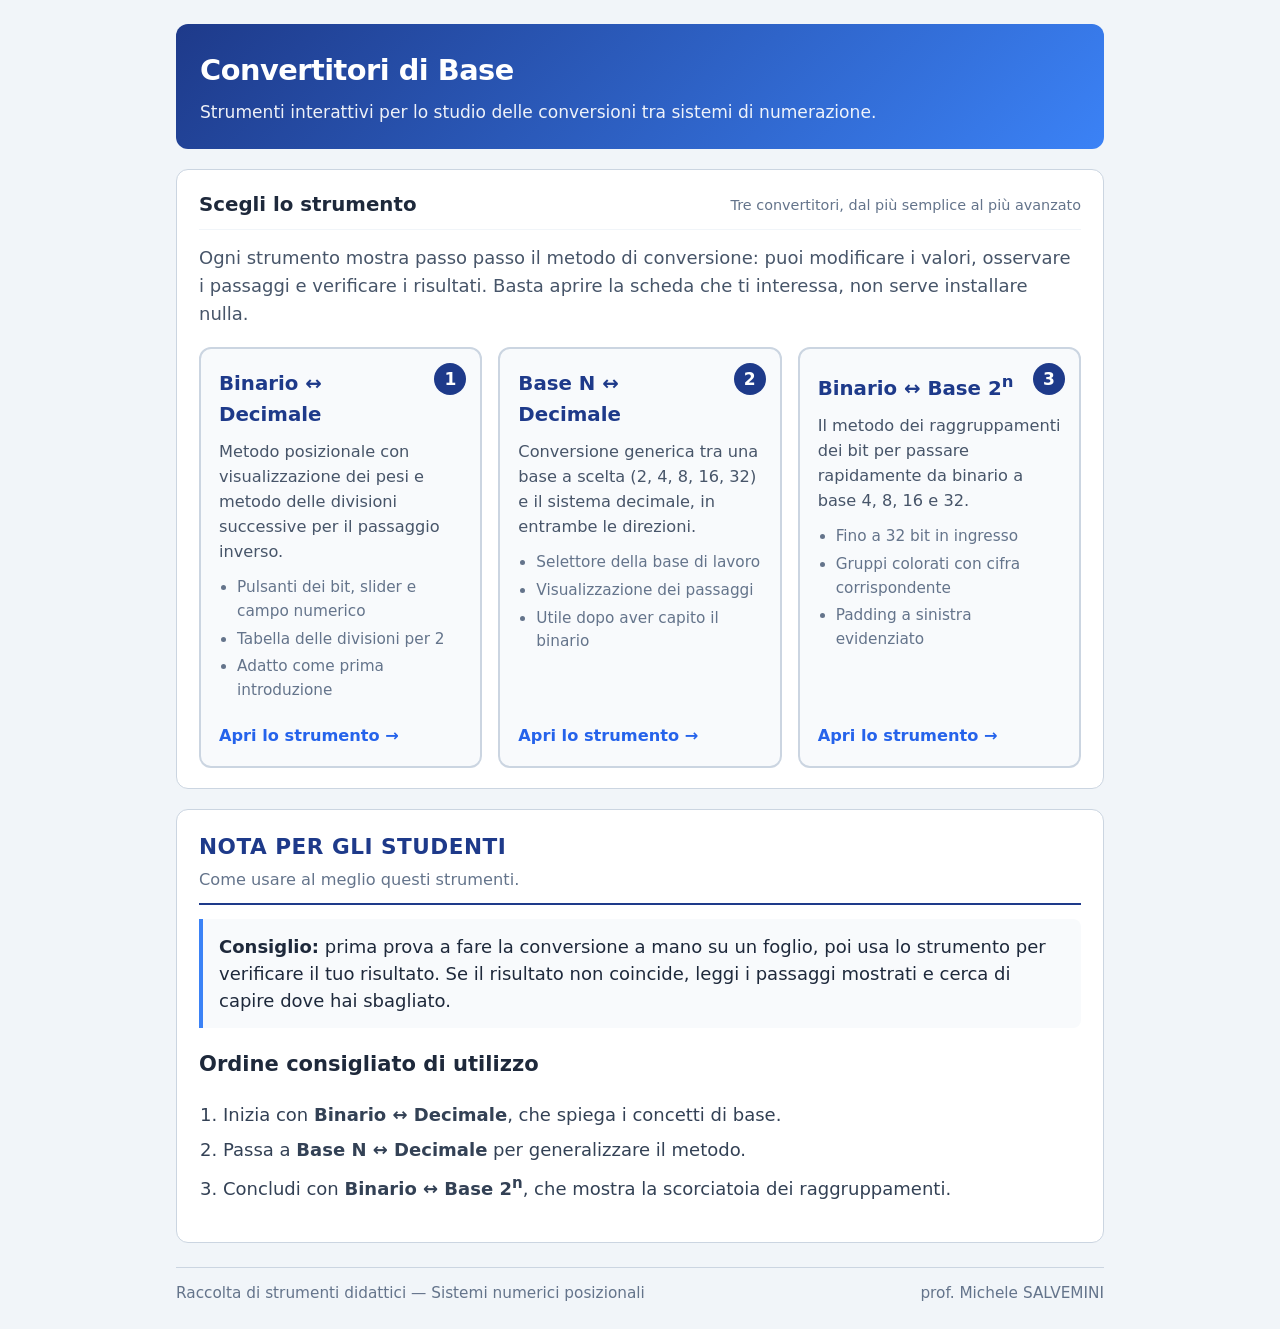
<file: index.html>
<!DOCTYPE html>
<!--
    Autore:      prof. Michele SALVEMINI
    File:        index.html - pagina di navigazione dei convertitori
    Obiettivo:   Accesso ai tre strumenti didattici di conversione di base
    Versione:    1.0
    Data:        01/10/2026
-->
<html lang="it">
<head>
    <meta charset="UTF-8">
    <meta name="viewport" content="width=device-width, initial-scale=1.0">
    <meta name="description" content="Raccolta di strumenti interattivi per lo studio delle conversioni tra sistemi di numerazione: binario, decimale, base N e basi potenza di 2.">
    <meta name="author" content="prof. Michele SALVEMINI">
    <title>Convertitori di Base - Strumenti Didattici</title>
    <link rel="stylesheet" href="style.css">
</head>
<body>

    <!-- Intestazione del documento -->
    <header class="masthead">
        <div>
            <h1>Convertitori di Base</h1>
            <p>Strumenti interattivi per lo studio delle conversioni tra sistemi di numerazione.</p>
        </div>
    </header>

    <main>

        <!-- Introduzione -->
        <section class="widget-card">
            <h2 class="widget-title">
                <span>Scegli lo strumento</span>
                <span class="widget-suggerimento">Tre convertitori, dal più semplice al più avanzato</span>
            </h2>

            <p class="intro-text">
                Ogni strumento mostra passo passo il metodo di conversione: puoi
                modificare i valori, osservare i passaggi e verificare i risultati.
                Basta aprire la scheda che ti interessa, non serve installare nulla.
            </p>

            <!-- Schede dei tre strumenti -->
            <div class="cards-grid">

                <a class="tool-card" href="./binario-decimale/">
                    <span class="tool-badge">1</span>
                    <h3>Binario &harr; Decimale</h3>
                    <p class="tool-desc">
                        Metodo posizionale con visualizzazione dei pesi e
                        metodo delle divisioni successive per il passaggio inverso.
                    </p>
                    <ul class="tool-dettagli">
                        <li>Pulsanti dei bit, slider e campo numerico</li>
                        <li>Tabella delle divisioni per 2</li>
                        <li>Adatto come prima introduzione</li>
                    </ul>
                    <span class="tool-azione">Apri lo strumento &rarr;</span>
                </a>

                <a class="tool-card" href="./base-n/">
                    <span class="tool-badge">2</span>
                    <h3>Base N &harr; Decimale</h3>
                    <p class="tool-desc">
                        Conversione generica tra una base a scelta (2, 4, 8, 16, 32)
                        e il sistema decimale, in entrambe le direzioni.
                    </p>
                    <ul class="tool-dettagli">
                        <li>Selettore della base di lavoro</li>
                        <li>Visualizzazione dei passaggi</li>
                        <li>Utile dopo aver capito il binario</li>
                    </ul>
                    <span class="tool-azione">Apri lo strumento &rarr;</span>
                </a>

                <a class="tool-card" href="./potenze-di-2/">
                    <span class="tool-badge">3</span>
                    <h3>Binario &harr; Base 2<sup>n</sup></h3>
                    <p class="tool-desc">
                        Il metodo dei raggruppamenti dei bit per passare
                        rapidamente da binario a base 4, 8, 16 e 32.
                    </p>
                    <ul class="tool-dettagli">
                        <li>Fino a 32 bit in ingresso</li>
                        <li>Gruppi colorati con cifra corrispondente</li>
                        <li>Padding a sinistra evidenziato</li>
                    </ul>
                    <span class="tool-azione">Apri lo strumento &rarr;</span>
                </a>

            </div>
        </section>

        <!-- Nota didattica -->
        <section class="scheda-stampa">
            <div class="scheda-intestazione">
                <h2>Nota per gli studenti</h2>
                <p>Come usare al meglio questi strumenti.</p>
            </div>

            <div class="callout-box">
                <strong>Consiglio:</strong> prima prova a fare la conversione a mano
                su un foglio, poi usa lo strumento per verificare il tuo risultato.
                Se il risultato non coincide, leggi i passaggi mostrati e cerca di
                capire dove hai sbagliato.
            </div>

            <h3>Ordine consigliato di utilizzo</h3>
            <ol class="procedura">
                <li>Inizia con <strong>Binario &harr; Decimale</strong>, che spiega i concetti di base.</li>
                <li>Passa a <strong>Base N &harr; Decimale</strong> per generalizzare il metodo.</li>
                <li>Concludi con <strong>Binario &harr; Base 2<sup>n</sup></strong>, che mostra la scorciatoia dei raggruppamenti.</li>
            </ol>
        </section>

    </main>

    <footer class="page-footer">
        <span>Raccolta di strumenti didattici &mdash; Sistemi numerici posizionali</span>
        <span>prof. Michele SALVEMINI</span>
    </footer>

</body>
</html>
</file>
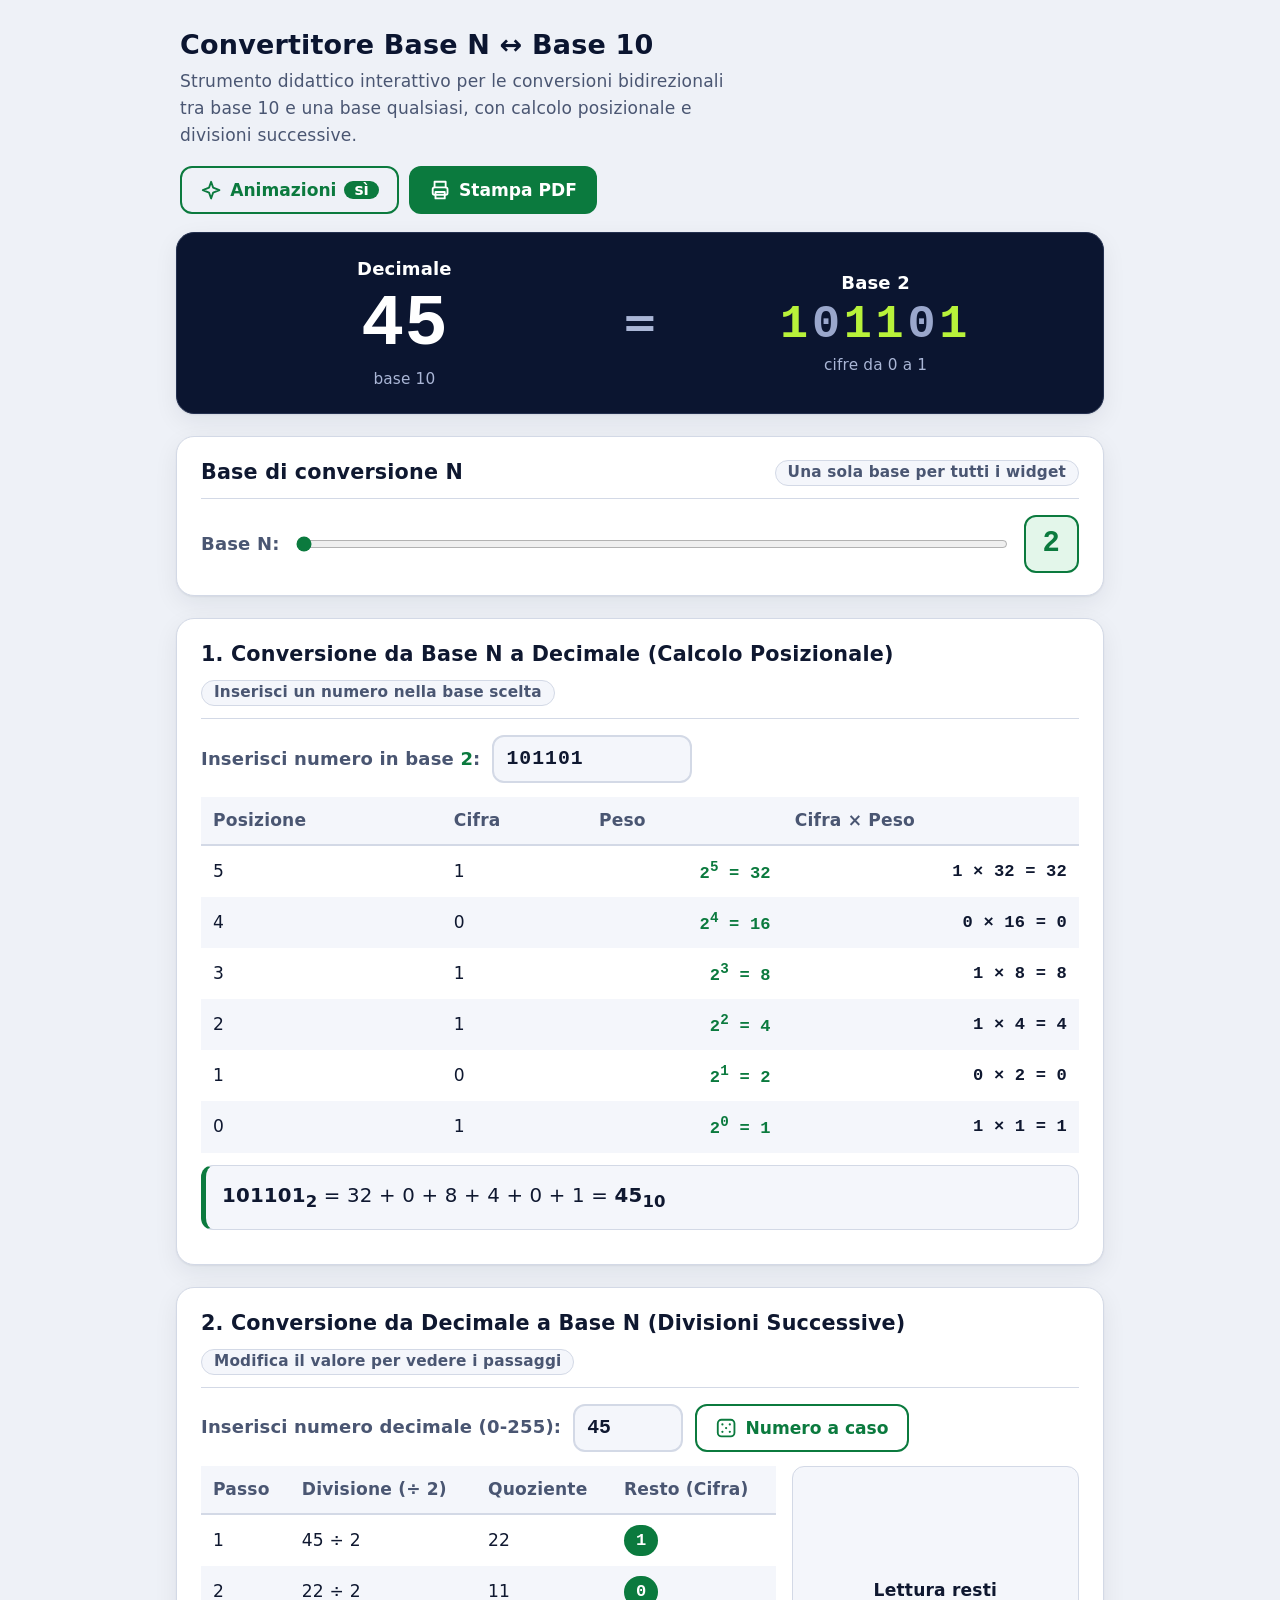
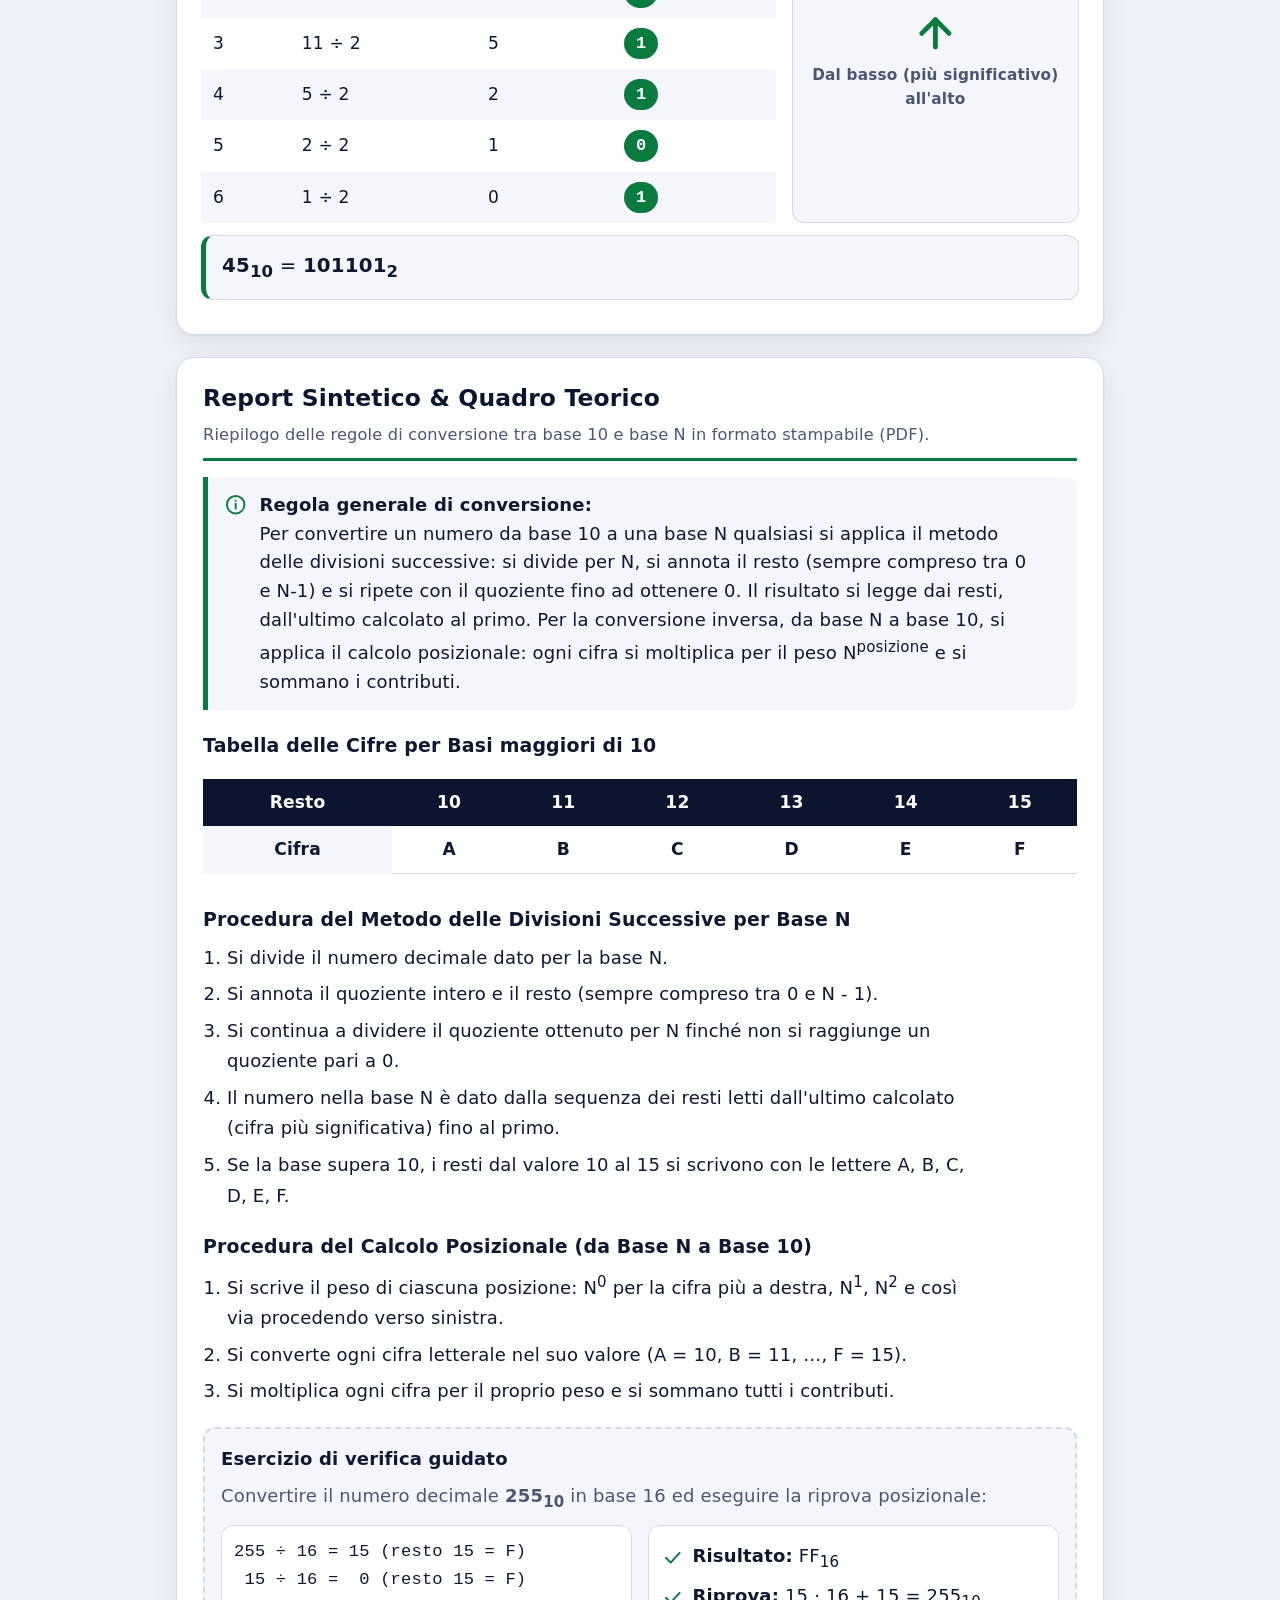
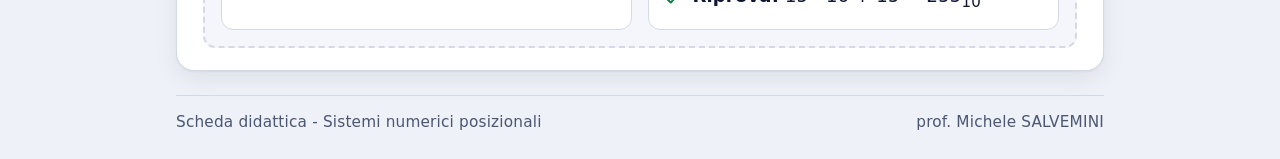
<file: base-n/index.html>
<!DOCTYPE html>
<!--
    Autore:      prof. Michele SALVEMINI
    Classe:      ---
    Argomento:   Sistemi di numerazione - conversioni di base
    Obiettivo:   Supporto allo studio delle conversioni di base da un sistema
                 ad un altro (conversioni bidirezionali tra base 10 e base N,
                 con 2 <= N <= 16)
    Versione:    3.1 (variante grafica)
    Data:        08/10/2026
    Note:        Pagina gemella del convertitore binario-decimale: stessa struttura,
                 stesso stile, stesse convenzioni. La conversione e' bidirezionale
                 e i due widget restano sincronizzati tra loro.
                 Restyle 3.1: tabellone con il valore decimale e in base N, icone,
                 animazioni disattivabili, tema chiaro/scuro. Contenuti e logica
                 didattica invariati rispetto alla 2.0.
-->
<html lang="it">
<head>
    <meta charset="UTF-8">
    <meta name="viewport" content="width=device-width, initial-scale=1.0">
    <meta name="color-scheme" content="light dark">
    <meta name="description" content="Supporto allo studio delle conversioni di base da un sistema ad un altro: convertitore interattivo bidirezionale tra base 10 e una base qualsiasi N, con calcolo posizionale e divisioni successive.">
    <meta name="author" content="prof. Michele SALVEMINI">
    <title>Convertitore Base N &harr; Base 10</title>
    <link rel="stylesheet" href="style.css">
</head>
<body>

    <!-- Set di icone (SVG inline): nessuna dipendenza esterna, funziona anche offline -->
    <svg class="visually-hidden" aria-hidden="true" focusable="false">
        <symbol id="i-stampa" viewBox="0 0 24 24">
            <path d="M6 9V3h12v6"/>
            <rect x="4" y="9" width="16" height="8" rx="2"/>
            <path d="M7 14h10v7H7z"/>
        </symbol>
        <symbol id="i-freccia-su" viewBox="0 0 24 24">
            <path d="M12 19V5"/>
            <path d="M5 12l7-7 7 7"/>
        </symbol>
        <symbol id="i-dado" viewBox="0 0 24 24">
            <rect x="3" y="3" width="18" height="18" rx="4"/>
            <circle cx="8" cy="8" r="1.2" fill="currentColor" stroke="none"/>
            <circle cx="16" cy="8" r="1.2" fill="currentColor" stroke="none"/>
            <circle cx="12" cy="12" r="1.2" fill="currentColor" stroke="none"/>
            <circle cx="8" cy="16" r="1.2" fill="currentColor" stroke="none"/>
            <circle cx="16" cy="16" r="1.2" fill="currentColor" stroke="none"/>
        </symbol>
        <symbol id="i-info" viewBox="0 0 24 24">
            <circle cx="12" cy="12" r="9"/>
            <path d="M12 11v5"/>
            <path d="M12 8h.01"/>
        </symbol>
        <symbol id="i-spunta" viewBox="0 0 24 24">
            <path d="M5 12l5 5 9-10"/>
        </symbol>
        <symbol id="i-scintille" viewBox="0 0 24 24">
            <path d="M12 3l2.2 6.3L21 12l-6.8 2.7L12 21l-2.2-6.3L3 12l6.8-2.7z"/>
        </symbol>
    </svg>

    <!-- Intestazione del documento -->
    <header class="masthead">
        <div class="masthead-testo">
            <h1>Convertitore Base N &harr; Base 10</h1>
            <p>Strumento didattico interattivo per le conversioni bidirezionali tra base 10 e una base qualsiasi, con calcolo posizionale e divisioni successive.</p>
        </div>
        <div class="masthead-azioni no-print">
            <!-- Interruttore: l'utente decide se vedere le animazioni -->
            <button type="button" id="pulsante-animazioni" class="btn btn-contorno" role="switch" aria-checked="true">
                <svg class="icona" aria-hidden="true"><use href="#i-scintille"></use></svg>
                <span>Animazioni</span>
                <span class="stato" id="stato-animazioni" aria-hidden="true">s&igrave;</span>
            </button>
            <button type="button" id="pulsante-stampa" class="btn btn-pieno">
                <svg class="icona" aria-hidden="true"><use href="#i-stampa"></use></svg>
                <span>Stampa PDF</span>
            </button>
        </div>
    </header>

    <!-- Tabellone: riassume lo stato corrente (valore decimale e numero nella base scelta).
         E' solo visivo (aria-hidden): le stesse informazioni sono annunciate
         dai riquadri dei risultati, che hanno aria-live -->
    <section class="tabellone" aria-hidden="true">
        <div class="tabellone-pannello">
            <span class="tabellone-etichetta">Decimale</span>
            <span class="tabellone-valore" id="tabellone-decimale">45</span>
            <span class="tabellone-base">base 10</span>
        </div>
        <span class="tabellone-uguale">=</span>
        <div class="tabellone-pannello">
            <span class="tabellone-etichetta" id="etichetta-tabellone-base">Base 2</span>
            <span class="tabellone-valore tabellone-basen" id="tabellone-base-n">101101</span>
            <span class="tabellone-base" id="descrizione-tabellone-base">cifre da 0 a 1</span>
        </div>
    </section>

    <main>

        <!-- Scelta della base di destinazione: slider con lettura grande.
             L'intervallo [2, 16] e' fisso, quindi lo slider vincola da solo
             la scelta a valori validi, senza bisogno di messaggi di errore.
             Il valore scelto vale per entrambi i widget. -->
        <section class="widget-card" aria-labelledby="titolo-base">
            <h2 class="widget-title" id="titolo-base">
                <span>Base di conversione N</span>
                <span class="widget-suggerimento">Una sola base per tutti i widget</span>
            </h2>

            <div class="slider-row">
                <label for="slider-base">Base N:</label>
                <input type="range" id="slider-base" min="2" max="16" value="2" step="1">
                <output class="base-display" id="display-base" for="slider-base">2</output>
            </div>

            <!-- Legenda delle cifre letterali: visibile solo quando serve,
                 cioe' quando la base supera 10 (cifre da 0 a N-1) -->
            <p class="legenda-cifre" id="legenda-cifre" hidden>
                <svg class="icona" aria-hidden="true"><use href="#i-info"></use></svg>
                <strong>Attenzione:</strong> in base <span id="legenda-base"></span> le cifre vanno da 0
                a <span id="legenda-cifra-massima"></span>. I resti dal valore 10 in poi si scrivono
                con le lettere: 10 = A, 11 = B, 12 = C, 13 = D, 14 = E, 15 = F.
            </p>
        </section>

        <!-- WIDGET 1: BASE N -> DECIMALE -->
        <section class="widget-card" aria-labelledby="titolo-n2d">
            <h2 class="widget-title" id="titolo-n2d">
                <span>1. Conversione da Base N a Decimale (Calcolo Posizionale)</span>
                <span class="widget-suggerimento">Inserisci un numero nella base scelta</span>
            </h2>

            <div class="input-row">
                <label for="input-base-n">Inserisci numero in base <span class="base-riferimento">2</span>:</label>
                <input type="text" id="input-base-n" value="101101" autocomplete="off" spellcheck="false">
            </div>

            <!-- Sviluppo posizionale: una riga per ogni cifra, con peso e contributo -->
            <div class="table-scroll">
                <table class="table-divs">
                    <caption class="visually-hidden">Sviluppo posizionale delle cifre del numero in base N</caption>
                    <thead>
                        <tr>
                            <th scope="col">Posizione</th>
                            <th scope="col">Cifra</th>
                            <th scope="col">Peso</th>
                            <th scope="col">Cifra &times; Peso</th>
                        </tr>
                    </thead>
                    <tbody id="corpo-tabella-posizionale"></tbody>
                </table>
            </div>

            <p class="math-box" id="risultato-n2d" aria-live="polite"></p>
        </section>

        <!-- WIDGET 2: DECIMALE -> BASE N -->
        <section class="widget-card" aria-labelledby="titolo-d2n">
            <h2 class="widget-title" id="titolo-d2n">
                <span>2. Conversione da Decimale a Base N (Divisioni Successive)</span>
                <span class="widget-suggerimento">Modifica il valore per vedere i passaggi</span>
            </h2>

            <div class="input-row">
                <label for="input-decimale">Inserisci numero decimale (0-255):</label>
                <input type="number" id="input-decimale" min="0" max="255" value="45">
                <button type="button" id="pulsante-casuale" class="btn btn-contorno no-print">
                    <svg class="icona" aria-hidden="true"><use href="#i-dado"></use></svg>
                    <span>Numero a caso</span>
                </button>
            </div>

            <div class="division-grid">
                <div class="table-scroll">
                    <table class="table-divs">
                        <caption class="visually-hidden">Tabella dei passaggi delle divisioni successive per la base scelta</caption>
                        <thead>
                            <tr>
                                <th scope="col">Passo</th>
                                <th scope="col" id="intestazione-divisione">Divisione (&divide; 2)</th>
                                <th scope="col">Quoziente</th>
                                <th scope="col">Resto (Cifra)</th>
                            </tr>
                        </thead>
                        <tbody id="corpo-tabella-divisioni"></tbody>
                    </table>
                </div>
                <div class="arrow-box">
                    <span class="arrow-label">Lettura resti</span>
                    <svg class="icona icona-freccia" id="icona-freccia" aria-hidden="true"><use href="#i-freccia-su"></use></svg>
                    <span class="arrow-sublabel">Dal basso (pi&ugrave; significativo) all'alto</span>
                </div>
            </div>

            <p class="math-box" id="risultato-d2n" aria-live="polite"></p>
        </section>

        <!-- SCHEDA RIEPILOGATIVA STAMPABILE -->
        <section class="scheda-stampa" aria-labelledby="titolo-scheda">
            <div class="scheda-intestazione">
                <h2 id="titolo-scheda">Report Sintetico &amp; Quadro Teorico</h2>
                <p>Riepilogo delle regole di conversione tra base 10 e base N in formato stampabile (PDF).</p>
            </div>

            <div class="callout-box">
                <svg class="icona" aria-hidden="true"><use href="#i-info"></use></svg>
                <p>
                    <strong>Regola generale di conversione:</strong><br>
                    Per convertire un numero da base 10 a una base N qualsiasi si applica il metodo delle
                    divisioni successive: si divide per N, si annota il resto (sempre compreso tra 0 e N-1)
                    e si ripete con il quoziente fino ad ottenere 0. Il risultato si legge dai resti,
                    dall'ultimo calcolato al primo. Per la conversione inversa, da base N a base 10, si
                    applica il calcolo posizionale: ogni cifra si moltiplica per il peso N<sup>posizione</sup>
                    e si sommano i contributi.
                </p>
            </div>

            <h3>Tabella delle Cifre per Basi maggiori di 10</h3>
            <div class="table-scroll">
                <table class="summary-table">
                    <caption class="visually-hidden">Corrispondenza tra resti dal valore 10 al 15 e cifre letterali</caption>
                    <thead>
                        <tr>
                            <th scope="col">Resto</th>
                            <th scope="col">10</th>
                            <th scope="col">11</th>
                            <th scope="col">12</th>
                            <th scope="col">13</th>
                            <th scope="col">14</th>
                            <th scope="col">15</th>
                        </tr>
                    </thead>
                    <tbody>
                        <tr>
                            <th scope="row">Cifra</th>
                            <td>A</td><td>B</td><td>C</td><td>D</td><td>E</td><td>F</td>
                        </tr>
                    </tbody>
                </table>
            </div>

            <h3>Procedura del Metodo delle Divisioni Successive per Base N</h3>
            <ol class="procedura">
                <li>Si divide il numero decimale dato per la base N.</li>
                <li>Si annota il quoziente intero e il resto (sempre compreso tra 0 e N - 1).</li>
                <li>Si continua a dividere il quoziente ottenuto per N finch&eacute; non si raggiunge un quoziente pari a 0.</li>
                <li>Il numero nella base N &egrave; dato dalla sequenza dei resti letti dall'ultimo calcolato (cifra pi&ugrave; significativa) fino al primo.</li>
                <li>Se la base supera 10, i resti dal valore 10 al 15 si scrivono con le lettere A, B, C, D, E, F.</li>
            </ol>

            <h3>Procedura del Calcolo Posizionale (da Base N a Base 10)</h3>
            <ol class="procedura">
                <li>Si scrive il peso di ciascuna posizione: N<sup>0</sup> per la cifra pi&ugrave; a destra, N<sup>1</sup>, N<sup>2</sup> e cos&igrave; via procedendo verso sinistra.</li>
                <li>Si converte ogni cifra letterale nel suo valore (A = 10, B = 11, &hellip;, F = 15).</li>
                <li>Si moltiplica ogni cifra per il proprio peso e si sommano tutti i contributi.</li>
            </ol>

            <div class="esercizio-box">
                <h4>Esercizio di verifica guidato</h4>
                <p>Convertire il numero decimale <strong>255<sub>10</sub></strong> in base 16 ed eseguire la riprova posizionale:</p>
                <div class="esercizio-colonne">
                    <pre class="esercizio-codice">255 &divide; 16 = 15 (resto 15 = F)
 15 &divide; 16 =  0 (resto 15 = F)</pre>
                    <div class="esercizio-soluzione">
                        <p>
                            <svg class="icona" aria-hidden="true"><use href="#i-spunta"></use></svg>
                            <span><strong>Risultato:</strong> FF<sub>16</sub></span>
                        </p>
                        <p>
                            <svg class="icona" aria-hidden="true"><use href="#i-spunta"></use></svg>
                            <span><strong>Riprova:</strong> 15 &middot; 16 + 15 = 255<sub>10</sub></span>
                        </p>
                    </div>
                </div>
            </div>
        </section>

    </main>

    <footer class="page-footer">
        <span>Scheda didattica - Sistemi numerici posizionali</span>
        <span> prof. Michele SALVEMINI</span>
    </footer>

    <script src="script.js"></script>
</body>
</html>
</file>
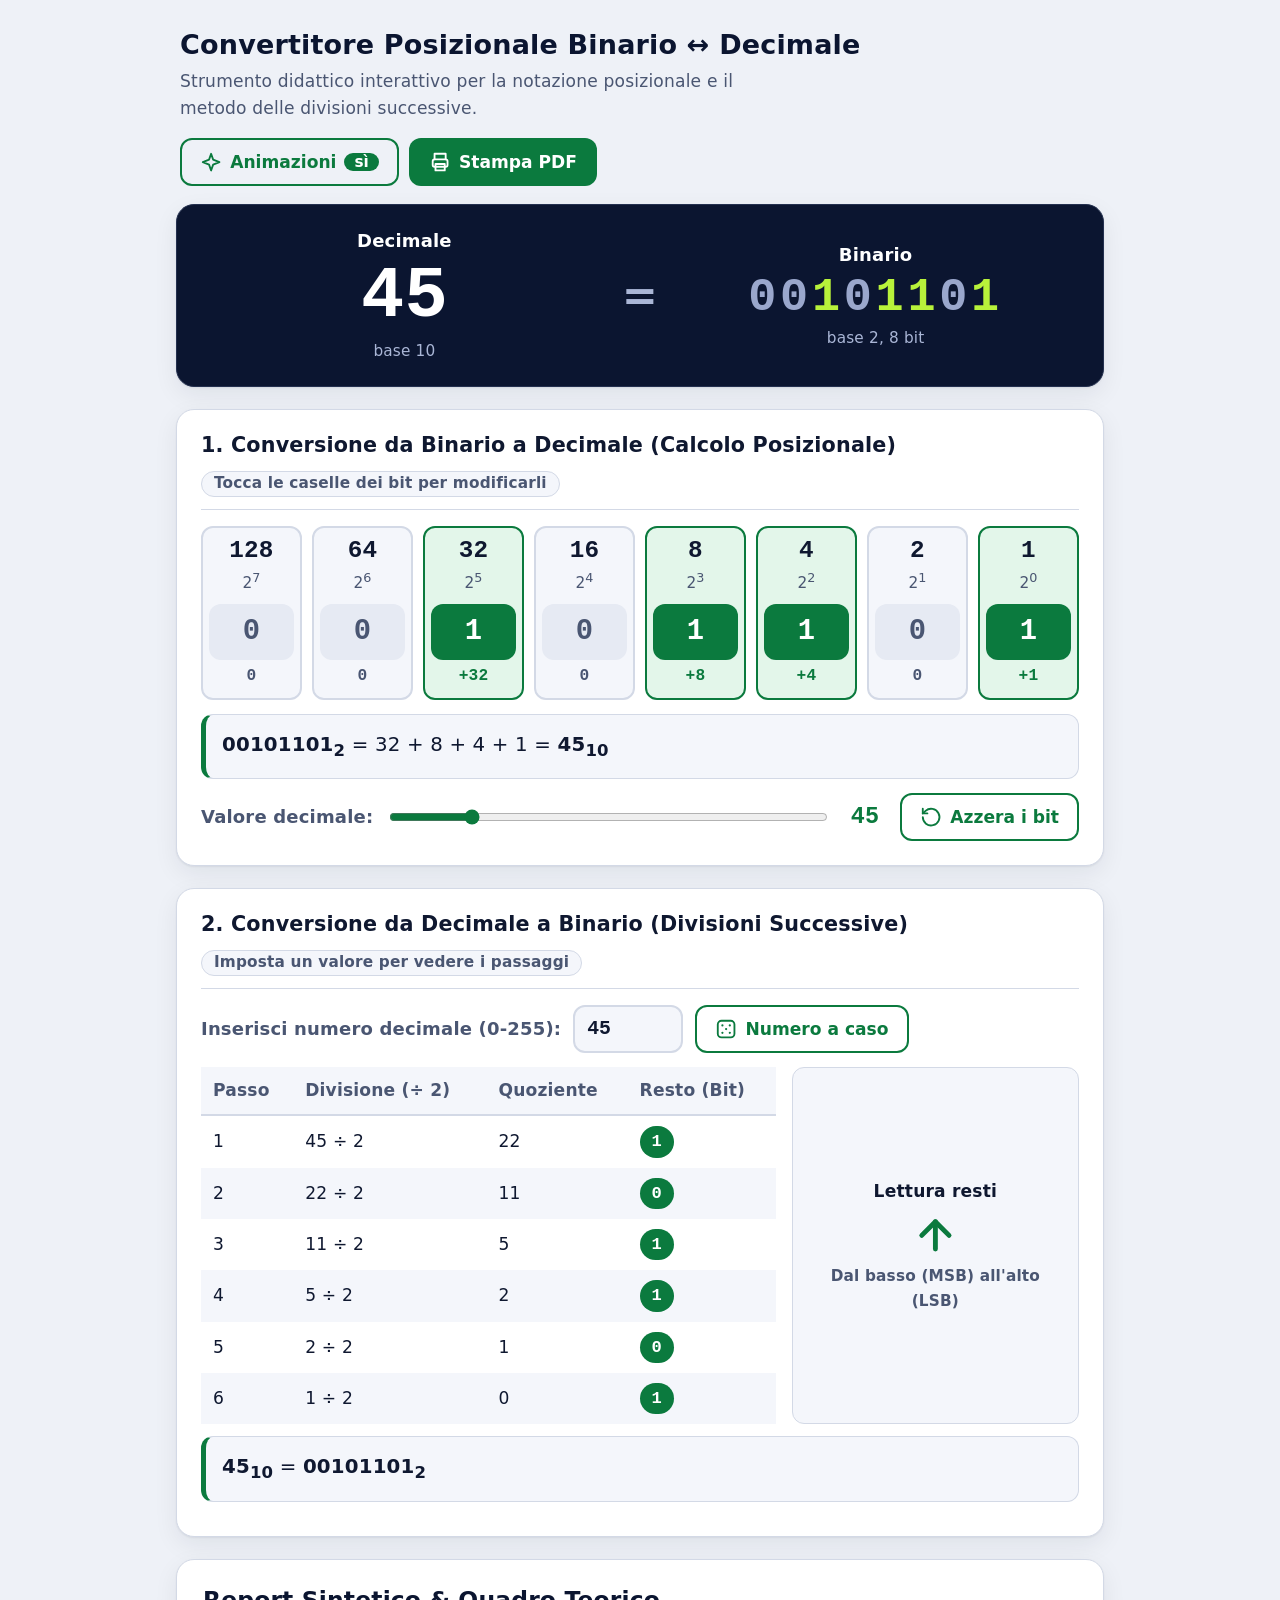
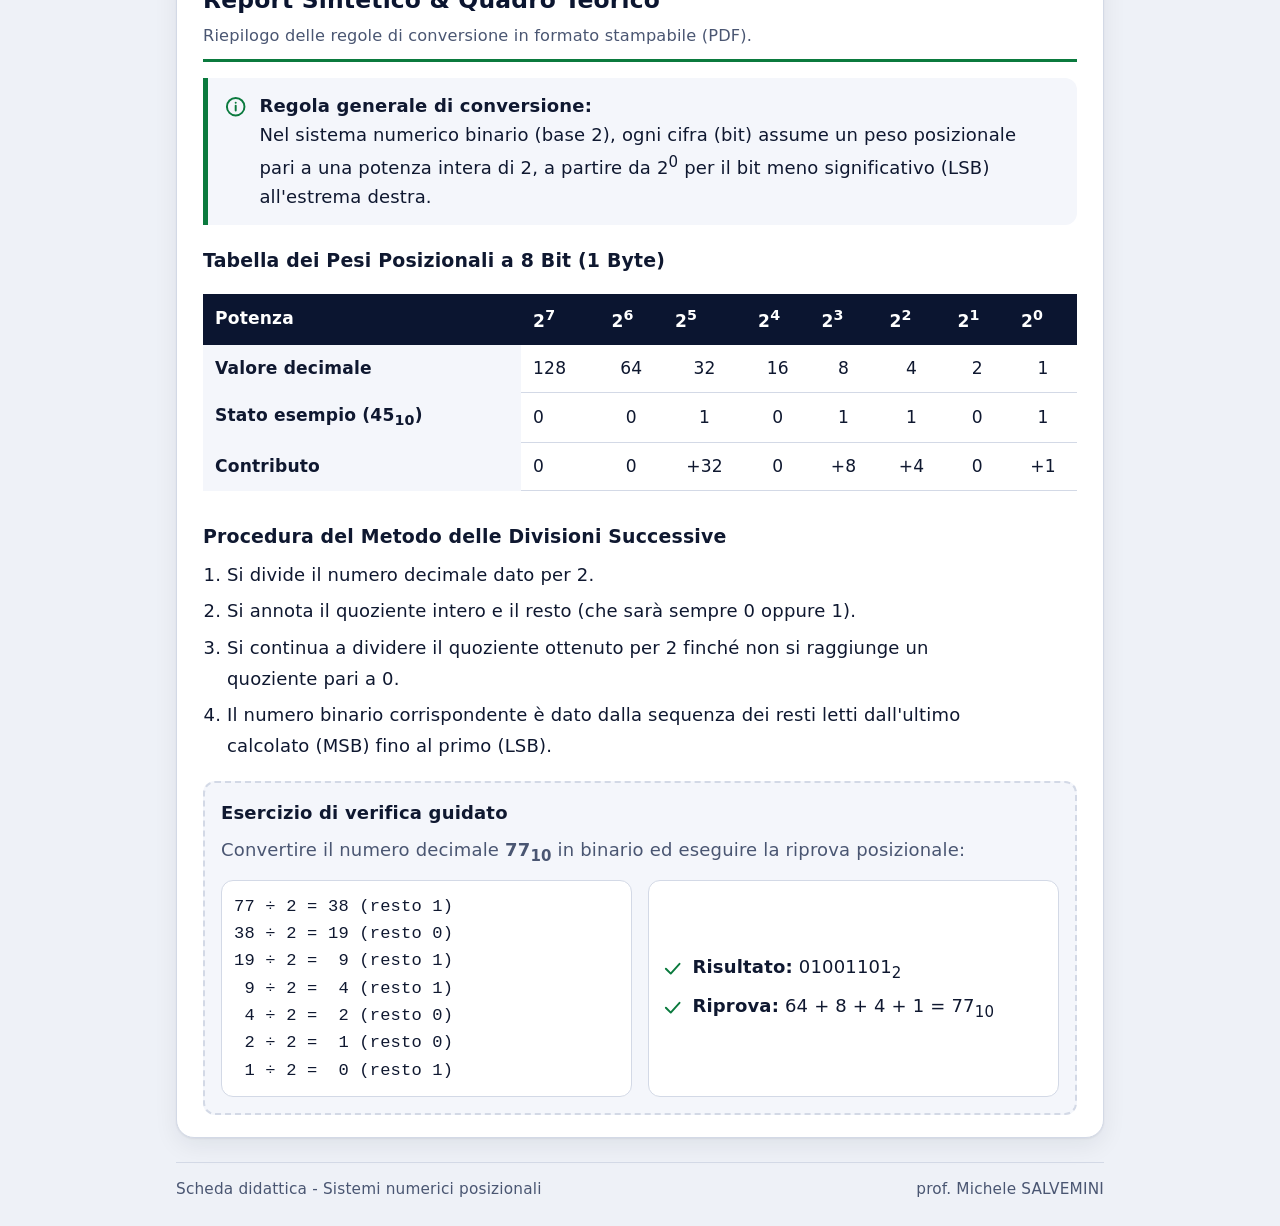
<file: binario-decimale/index.html>
<!DOCTYPE html>
<!--
    Autore:      prof. Michele SALVEMINI
    Classe:      ---
    Argomento:   Sistemi di numerazione - conversioni di base
    Obiettivo:   Supporto allo studio delle conversioni di base da un sistema
                 ad un altro (binario <-> decimale)
    Versione:    3.1 (variante grafica)
    Data:        08/10/2026
    Note:        Variante ispirata alle app sportive: tabellone con il valore decimale
                 e binario, bit come schede, tabelle in stile statistiche.
                 Contenuti e logica didattica invariati rispetto alla 3.0.
                 Accessibilita' BES/DSA: interruttore per le animazioni, niente testo
                 in maiuscolo, target tattili ampi, contrasto elevato.
-->
<html lang="it">
<head>
    <meta charset="UTF-8">
    <meta name="viewport" content="width=device-width, initial-scale=1.0">
    <meta name="color-scheme" content="light dark">
    <meta name="description" content="Supporto allo studio delle conversioni di base da un sistema ad un altro: convertitore interattivo binario-decimale con metodo posizionale e divisioni successive.">
    <meta name="author" content="prof. Michele SALVEMINI">
    <title>Convertitore ed Eserciziario Binario-Decimale</title>
    <link rel="stylesheet" href="style.css">
</head>
<body>

    <!-- Set di icone (SVG inline): nessuna dipendenza esterna, funziona anche offline -->
    <svg class="visually-hidden" aria-hidden="true" focusable="false">
        <symbol id="i-stampa" viewBox="0 0 24 24">
            <path d="M6 9V3h12v6"/>
            <rect x="4" y="9" width="16" height="8" rx="2"/>
            <path d="M7 14h10v7H7z"/>
        </symbol>
        <symbol id="i-freccia-su" viewBox="0 0 24 24">
            <path d="M12 19V5"/>
            <path d="M5 12l7-7 7 7"/>
        </symbol>
        <symbol id="i-dado" viewBox="0 0 24 24">
            <rect x="3" y="3" width="18" height="18" rx="4"/>
            <circle cx="8" cy="8" r="1.2" fill="currentColor" stroke="none"/>
            <circle cx="16" cy="8" r="1.2" fill="currentColor" stroke="none"/>
            <circle cx="12" cy="12" r="1.2" fill="currentColor" stroke="none"/>
            <circle cx="8" cy="16" r="1.2" fill="currentColor" stroke="none"/>
            <circle cx="16" cy="16" r="1.2" fill="currentColor" stroke="none"/>
        </symbol>
        <symbol id="i-azzera" viewBox="0 0 24 24">
            <path d="M3 12a9 9 0 1 0 3-6.7L3 8"/>
            <path d="M3 3v5h5"/>
        </symbol>
        <symbol id="i-info" viewBox="0 0 24 24">
            <circle cx="12" cy="12" r="9"/>
            <path d="M12 11v5"/>
            <path d="M12 8h.01"/>
        </symbol>
        <symbol id="i-spunta" viewBox="0 0 24 24">
            <path d="M5 12l5 5 9-10"/>
        </symbol>
        <symbol id="i-scintille" viewBox="0 0 24 24">
            <path d="M12 3l2.2 6.3L21 12l-6.8 2.7L12 21l-2.2-6.3L3 12l6.8-2.7z"/>
        </symbol>
    </svg>

    <!-- Intestazione del documento -->
    <header class="masthead">
        <div class="masthead-testo">
            <h1>Convertitore Posizionale Binario &harr; Decimale</h1>
            <p>Strumento didattico interattivo per la notazione posizionale e il metodo delle divisioni successive.</p>
        </div>
        <div class="masthead-azioni no-print">
            <!-- Interruttore: l'utente decide se vedere le animazioni -->
            <button type="button" id="pulsante-animazioni" class="btn btn-contorno" role="switch" aria-checked="true">
                <svg class="icona" aria-hidden="true"><use href="#i-scintille"></use></svg>
                <span>Animazioni</span>
                <span class="stato" id="stato-animazioni" aria-hidden="true">s&igrave;</span>
            </button>
            <button type="button" id="pulsante-stampa" class="btn btn-pieno">
                <svg class="icona" aria-hidden="true"><use href="#i-stampa"></use></svg>
                <span>Stampa PDF</span>
            </button>
        </div>
    </header>

    <!-- Tabellone: riassume lo stato corrente (valore decimale e binario).
         E' solo visivo (aria-hidden): le stesse informazioni sono annunciate
         dai riquadri dei risultati, che hanno aria-live -->
    <section class="tabellone" aria-hidden="true">
        <div class="tabellone-pannello">
            <span class="tabellone-etichetta">Decimale</span>
            <span class="tabellone-valore" id="tabellone-decimale">45</span>
            <span class="tabellone-base">base 10</span>
        </div>
        <span class="tabellone-uguale">=</span>
        <div class="tabellone-pannello">
            <span class="tabellone-etichetta">Binario</span>
            <span class="tabellone-valore tabellone-binario" id="tabellone-binario">00101101</span>
            <span class="tabellone-base">base 2, 8 bit</span>
        </div>
    </section>

    <main>

        <!-- WIDGET 1: BINARIO -> DECIMALE -->
        <section class="widget-card" aria-labelledby="titolo-b2d">
            <h2 class="widget-title" id="titolo-b2d">
                <span>1. Conversione da Binario a Decimale (Calcolo Posizionale)</span>
                <span class="widget-suggerimento">Tocca le caselle dei bit per modificarli</span>
            </h2>

            <!-- Griglia dei bit: costruita una sola volta da script.js -->
            <div class="bit-container intro" id="griglia-bit"></div>

            <p class="math-box" id="risultato-b2d" aria-live="polite"></p>

            <div class="slider-row">
                <label for="slider-decimale">Valore decimale:</label>
                <input type="range" id="slider-decimale" min="0" max="255" value="45">
                <output class="slider-val" id="display-decimale" for="slider-decimale">45</output>
                <button type="button" id="pulsante-azzera" class="btn btn-contorno no-print">
                    <svg class="icona" aria-hidden="true"><use href="#i-azzera"></use></svg>
                    <span>Azzera i bit</span>
                </button>
            </div>
        </section>

        <!-- WIDGET 2: DECIMALE -> BINARIO -->
        <section class="widget-card" aria-labelledby="titolo-d2b">
            <h2 class="widget-title" id="titolo-d2b">
                <span>2. Conversione da Decimale a Binario (Divisioni Successive)</span>
                <span class="widget-suggerimento">Imposta un valore per vedere i passaggi</span>
            </h2>

            <div class="input-row">
                <label for="input-decimale">Inserisci numero decimale (0-255):</label>
                <input type="number" id="input-decimale" min="0" max="255" value="45">
                <button type="button" id="pulsante-casuale" class="btn btn-contorno no-print">
                    <svg class="icona" aria-hidden="true"><use href="#i-dado"></use></svg>
                    <span>Numero a caso</span>
                </button>
            </div>

            <div class="division-grid">
                <div class="table-scroll">
                    <table class="table-divs">
                        <caption class="visually-hidden">Tabella dei passaggi delle divisioni successive per due</caption>
                        <thead>
                            <tr>
                                <th scope="col">Passo</th>
                                <th scope="col">Divisione (&divide; 2)</th>
                                <th scope="col">Quoziente</th>
                                <th scope="col">Resto (Bit)</th>
                            </tr>
                        </thead>
                        <tbody id="corpo-tabella-divisioni"></tbody>
                    </table>
                </div>
                <div class="arrow-box">
                    <span class="arrow-label">Lettura resti</span>
                    <svg class="icona icona-freccia" id="icona-freccia" aria-hidden="true"><use href="#i-freccia-su"></use></svg>
                    <span class="arrow-sublabel">Dal basso (MSB) all'alto (LSB)</span>
                </div>
            </div>

            <p class="math-box" id="risultato-d2b" aria-live="polite"></p>
        </section>

        <!-- SCHEDA RIEPILOGATIVA STAMPABILE -->
        <section class="scheda-stampa" aria-labelledby="titolo-scheda">
            <div class="scheda-intestazione">
                <h2 id="titolo-scheda">Report Sintetico &amp; Quadro Teorico</h2>
                <p>Riepilogo delle regole di conversione in formato stampabile (PDF).</p>
            </div>

            <div class="callout-box">
                <svg class="icona" aria-hidden="true"><use href="#i-info"></use></svg>
                <p>
                    <strong>Regola generale di conversione:</strong><br>
                    Nel sistema numerico binario (base 2), ogni cifra (bit) assume un peso
                    posizionale pari a una potenza intera di 2, a partire da 2<sup>0</sup>
                    per il bit meno significativo (LSB) all'estrema destra.
                </p>
            </div>

            <h3>Tabella dei Pesi Posizionali a 8 Bit (1 Byte)</h3>
            <div class="table-scroll">
                <table class="summary-table">
                    <caption class="visually-hidden">Pesi posizionali dei bit da 2 alla settima a 2 alla zero</caption>
                    <thead>
                        <tr>
                            <th scope="col">Potenza</th>
                            <th scope="col">2<sup>7</sup></th>
                            <th scope="col">2<sup>6</sup></th>
                            <th scope="col">2<sup>5</sup></th>
                            <th scope="col">2<sup>4</sup></th>
                            <th scope="col">2<sup>3</sup></th>
                            <th scope="col">2<sup>2</sup></th>
                            <th scope="col">2<sup>1</sup></th>
                            <th scope="col">2<sup>0</sup></th>
                        </tr>
                    </thead>
                    <tbody>
                        <tr>
                            <th scope="row">Valore decimale</th>
                            <td>128</td><td>64</td><td>32</td><td>16</td>
                            <td>8</td><td>4</td><td>2</td><td>1</td>
                        </tr>
                        <tr>
                            <th scope="row">Stato esempio (45<sub>10</sub>)</th>
                            <td>0</td><td>0</td><td>1</td><td>0</td>
                            <td>1</td><td>1</td><td>0</td><td>1</td>
                        </tr>
                        <tr>
                            <th scope="row">Contributo</th>
                            <td>0</td><td>0</td><td>+32</td><td>0</td>
                            <td>+8</td><td>+4</td><td>0</td><td>+1</td>
                        </tr>
                    </tbody>
                </table>
            </div>

            <h3>Procedura del Metodo delle Divisioni Successive</h3>
            <ol class="procedura">
                <li>Si divide il numero decimale dato per 2.</li>
                <li>Si annota il quoziente intero e il resto (che sar&agrave; sempre 0 oppure 1).</li>
                <li>Si continua a dividere il quoziente ottenuto per 2 finch&eacute; non si raggiunge un quoziente pari a 0.</li>
                <li>Il numero binario corrispondente &egrave; dato dalla sequenza dei resti letti dall'ultimo calcolato (MSB) fino al primo (LSB).</li>
            </ol>

            <div class="esercizio-box">
                <h4>Esercizio di verifica guidato</h4>
                <p>Convertire il numero decimale <strong>77<sub>10</sub></strong> in binario ed eseguire la riprova posizionale:</p>
                <div class="esercizio-colonne">
                    <pre class="esercizio-codice">77 &divide; 2 = 38 (resto 1)
38 &divide; 2 = 19 (resto 0)
19 &divide; 2 =  9 (resto 1)
 9 &divide; 2 =  4 (resto 1)
 4 &divide; 2 =  2 (resto 0)
 2 &divide; 2 =  1 (resto 0)
 1 &divide; 2 =  0 (resto 1)</pre>
                    <div class="esercizio-soluzione">
                        <p>
                            <svg class="icona" aria-hidden="true"><use href="#i-spunta"></use></svg>
                            <span><strong>Risultato:</strong> 01001101<sub>2</sub></span>
                        </p>
                        <p>
                            <svg class="icona" aria-hidden="true"><use href="#i-spunta"></use></svg>
                            <span><strong>Riprova:</strong> 64 + 8 + 4 + 1 = 77<sub>10</sub></span>
                        </p>
                    </div>
                </div>
            </div>
        </section>

    </main>

    <footer class="page-footer">
        <span>Scheda didattica - Sistemi numerici posizionali</span>
        <span> prof. Michele SALVEMINI</span>
    </footer>

    <script src="script.js"></script>
</body>
</html>
</file>
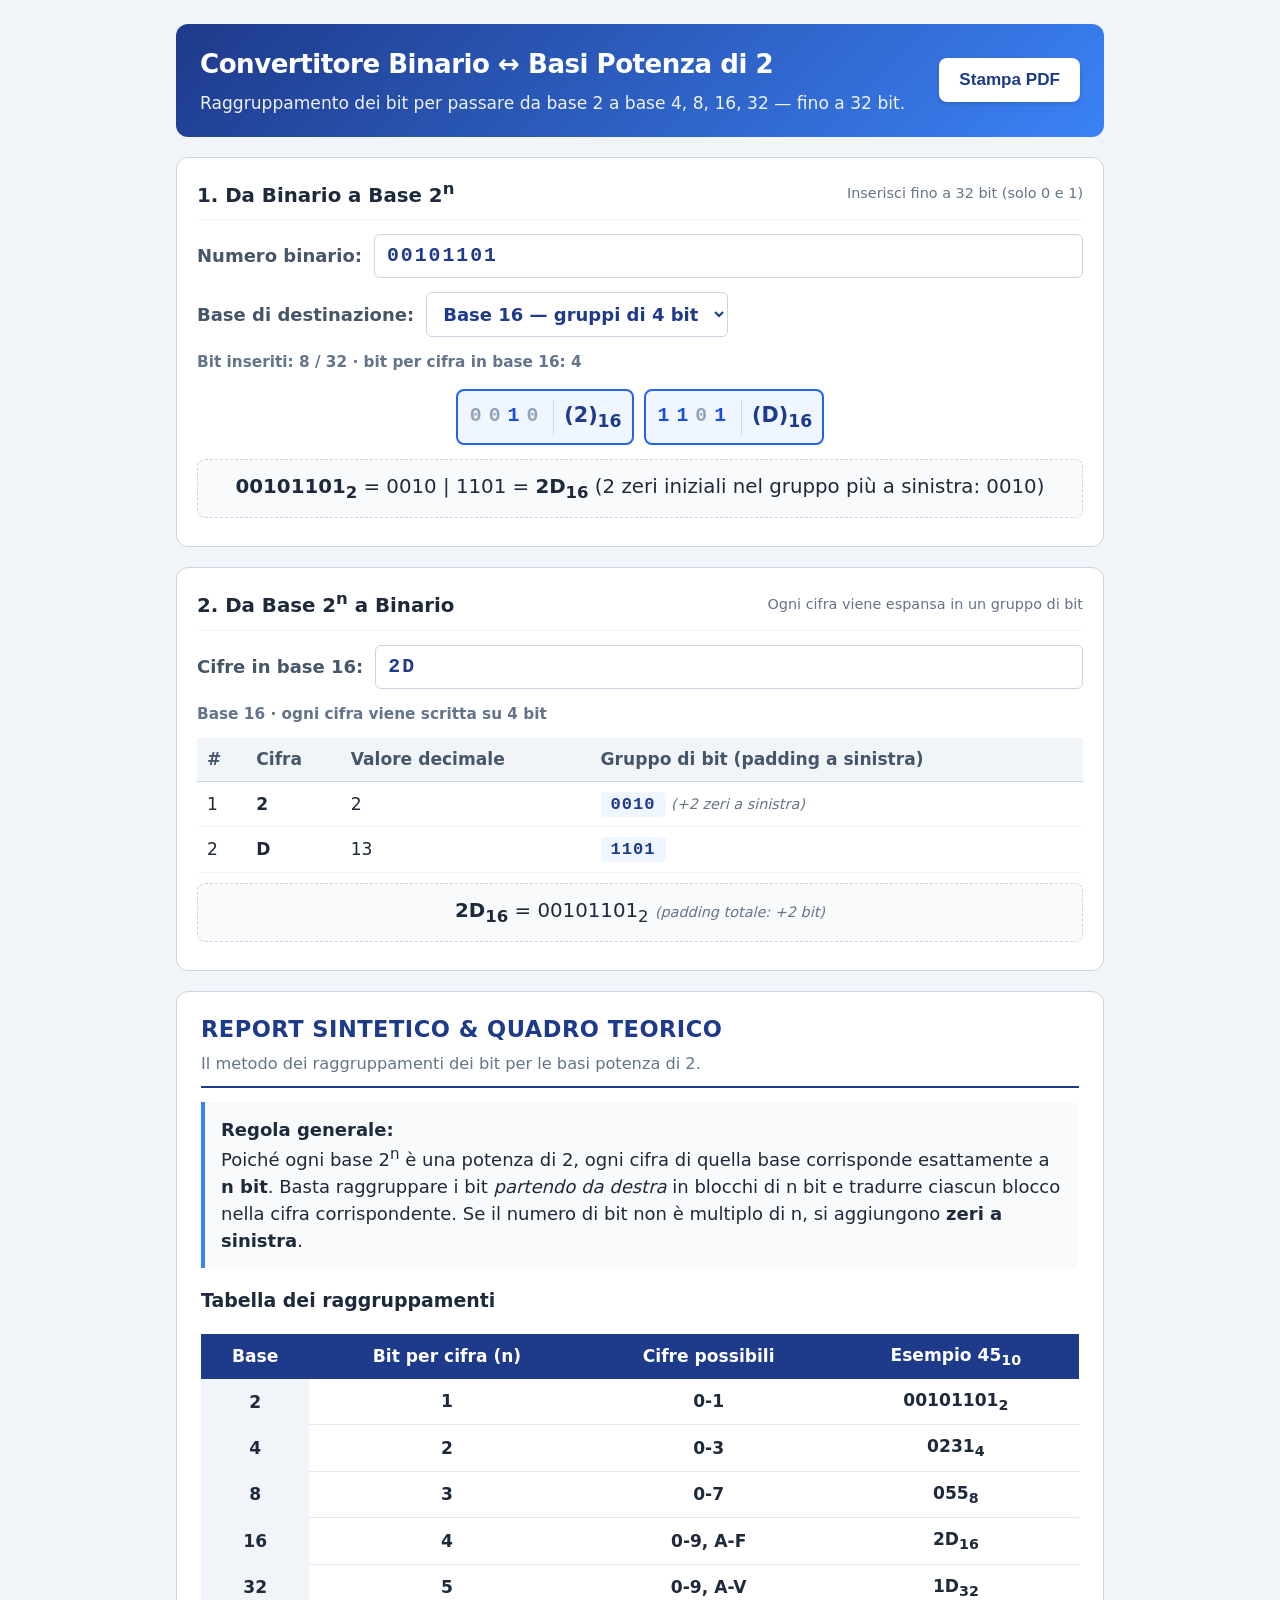
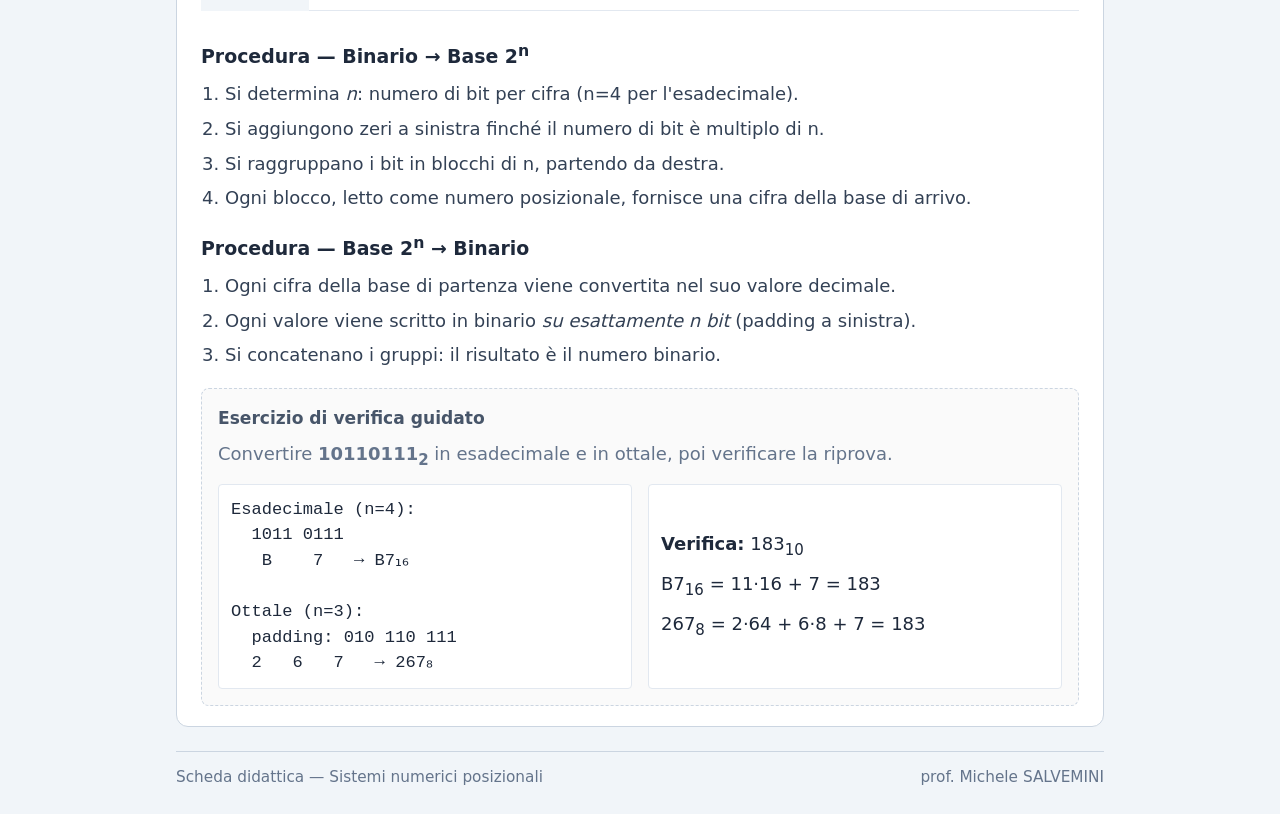
<file: potenze-di-2/index.html>
<!DOCTYPE html>
<!--
    Autore:      prof. Michele SALVEMINI
    Argomento:   Conversioni tra base 2 e basi potenza di 2 (4, 8, 16, 32)
    Obiettivo:   Metodo dei raggruppamenti dei bit su valori fino a 32 bit
    Versione:    1.0
    Data:        29/09/2026
-->
<html lang="it">
<head>
    <meta charset="UTF-8">
    <meta name="viewport" content="width=device-width, initial-scale=1.0">
    <meta name="description" content="Convertitore interattivo tra binario e basi potenza di due (4, 8, 16, 32) con raggruppamento dei bit, fino a 32 bit.">
    <meta name="author" content="prof. Michele SALVEMINI">
    <title>Convertitore Binario &harr; Base 2<sup>n</sup> (32 bit)</title>
    <link rel="stylesheet" href="style.css">
</head>
<body>

    <header class="masthead">
        <div>
            <h1>Convertitore Binario &harr; Basi Potenza di 2</h1>
            <p>Raggruppamento dei bit per passare da base 2 a base 4, 8, 16, 32 &mdash; fino a 32 bit.</p>
        </div>
        <button type="button" id="pulsante-stampa" class="print-btn">Stampa PDF</button>
    </header>

    <main>

        <!-- WIDGET 1: BINARIO -> BASE 2^n -->
        <section class="widget-card" aria-labelledby="titolo-b2x">
            <h2 class="widget-title" id="titolo-b2x">
                <span>1. Da Binario a Base 2<sup>n</sup></span>
                <span class="widget-suggerimento">Inserisci fino a 32 bit (solo 0 e 1)</span>
            </h2>

            <div class="input-row">
                <label for="input-binario">Numero binario:</label>
                <input type="text" id="input-binario" value="00101101"
                       inputmode="numeric" autocomplete="off" spellcheck="false"
                       maxlength="32" placeholder="es. 10110111">
            </div>

            <div class="input-row">
                <label for="selettore-base">Base di destinazione:</label>
                <select id="selettore-base" class="base-select">
                    <option value="4">Base 4 &mdash; gruppi di 2 bit</option>
                    <option value="8">Base 8 &mdash; gruppi di 3 bit</option>
                    <option value="16" selected>Base 16 &mdash; gruppi di 4 bit</option>
                    <option value="32">Base 32 &mdash; gruppi di 5 bit</option>
                </select>
            </div>

            <!-- Contatore caratteri e messaggio di stato -->
            <p class="input-info" id="info-binario" aria-live="polite"></p>

            <!-- Riga dei bit raggruppati, con etichetta di cifra sotto ogni gruppo -->
            <div class="gruppi-container" id="gruppi-bit" aria-live="polite"></div>

            <p class="math-box" id="risultato-b2x" aria-live="polite"></p>
        </section>

        <!-- WIDGET 2: BASE 2^n -> BINARIO -->
        <section class="widget-card" aria-labelledby="titolo-x2b">
            <h2 class="widget-title" id="titolo-x2b">
                <span>2. Da Base 2<sup>n</sup> a Binario</span>
                <span class="widget-suggerimento">Ogni cifra viene espansa in un gruppo di bit</span>
            </h2>

            <div class="input-row">
                <label for="input-cifre">Cifre in base <span id="base-corrente-label">16</span>:</label>
                <input type="text" id="input-cifre" value="2D"
                       autocomplete="off" spellcheck="false" maxlength="16">
            </div>

            <p class="input-info" id="info-cifre" aria-live="polite"></p>

            <div class="table-scroll">
                <table class="table-divs">
                    <caption class="visually-hidden">Espansione delle cifre in gruppi di bit</caption>
                    <thead>
                        <tr>
                            <th scope="col">#</th>
                            <th scope="col">Cifra</th>
                            <th scope="col">Valore decimale</th>
                            <th scope="col">Gruppo di bit (padding a sinistra)</th>
                        </tr>
                    </thead>
                    <tbody id="corpo-tabella-espansione"></tbody>
                </table>
            </div>

            <p class="math-box" id="risultato-x2b" aria-live="polite"></p>
        </section>

        <!-- SCHEDA RIEPILOGATIVA -->
        <section class="scheda-stampa" aria-labelledby="titolo-scheda">
            <div class="scheda-intestazione">
                <h2 id="titolo-scheda">Report Sintetico &amp; Quadro Teorico</h2>
                <p>Il metodo dei raggruppamenti dei bit per le basi potenza di 2.</p>
            </div>

            <div class="callout-box">
                <strong>Regola generale:</strong><br>
                Poich&eacute; ogni base 2<sup>n</sup> &egrave; una potenza di 2, ogni cifra
                di quella base corrisponde esattamente a <strong>n bit</strong>.
                Basta raggruppare i bit <em>partendo da destra</em> in blocchi di n bit
                e tradurre ciascun blocco nella cifra corrispondente.
                Se il numero di bit non &egrave; multiplo di n, si aggiungono
                <strong>zeri a sinistra</strong>.
            </div>

            <h3>Tabella dei raggruppamenti</h3>
            <div class="table-scroll">
                <table class="summary-table">
                    <thead>
                        <tr>
                            <th scope="col">Base</th>
                            <th scope="col">Bit per cifra (n)</th>
                            <th scope="col">Cifre possibili</th>
                            <th scope="col">Esempio 45<sub>10</sub></th>
                        </tr>
                    </thead>
                    <tbody>
                        <tr><th scope="row">2</th> <td>1</td> <td>0-1</td>      <td>00101101<sub>2</sub></td></tr>
                        <tr><th scope="row">4</th> <td>2</td> <td>0-3</td>      <td>0231<sub>4</sub></td></tr>
                        <tr><th scope="row">8</th> <td>3</td> <td>0-7</td>      <td>055<sub>8</sub></td></tr>
                        <tr><th scope="row">16</th><td>4</td> <td>0-9, A-F</td> <td>2D<sub>16</sub></td></tr>
                        <tr><th scope="row">32</th><td>5</td> <td>0-9, A-V</td> <td>1D<sub>32</sub></td></tr>
                    </tbody>
                </table>
            </div>

            <h3>Procedura &mdash; Binario &rarr; Base 2<sup>n</sup></h3>
            <ol class="procedura">
                <li>Si determina <em>n</em>: numero di bit per cifra (n=4 per l'esadecimale).</li>
                <li>Si aggiungono zeri a sinistra finch&eacute; il numero di bit &egrave; multiplo di n.</li>
                <li>Si raggruppano i bit in blocchi di n, partendo da destra.</li>
                <li>Ogni blocco, letto come numero posizionale, fornisce una cifra della base di arrivo.</li>
            </ol>

            <h3>Procedura &mdash; Base 2<sup>n</sup> &rarr; Binario</h3>
            <ol class="procedura">
                <li>Ogni cifra della base di partenza viene convertita nel suo valore decimale.</li>
                <li>Ogni valore viene scritto in binario <em>su esattamente n bit</em> (padding a sinistra).</li>
                <li>Si concatenano i gruppi: il risultato &egrave; il numero binario.</li>
            </ol>

            <div class="esercizio-box">
                <h4>Esercizio di verifica guidato</h4>
                <p>Convertire <strong>10110111<sub>2</sub></strong> in esadecimale e in ottale, poi verificare la riprova.</p>
                <div class="esercizio-colonne">
                    <pre class="esercizio-codice">Esadecimale (n=4):
  1011 0111
   B    7   → B7₁₆

Ottale (n=3):
  padding: 010 110 111
  2   6   7   → 267₈</pre>
                    <div class="esercizio-soluzione">
                        <p><strong>Verifica:</strong> 183<sub>10</sub></p>
                        <p>B7<sub>16</sub> = 11&middot;16 + 7 = 183</p>
                        <p>267<sub>8</sub> = 2&middot;64 + 6&middot;8 + 7 = 183</p>
                    </div>
                </div>
            </div>
        </section>

    </main>

    <footer class="page-footer">
        <span>Scheda didattica &mdash; Sistemi numerici posizionali</span>
        <span>prof. Michele SALVEMINI</span>
    </footer>

    <script src="script.js"></script>
</body>
</html>
</file>
<file: style.css>
/*
    Autore:      prof. Michele SALVEMINI
    File:        style.css - stile della pagina indice dei convertitori
    Versione:    1.0
    Data:        01/10/2026
*/

/* ---------- Variabili di tema (coerenti con gli altri strumenti) ---------- */
:root {
    --colore-primario: #1e3a8a;
    --colore-accento: #2563eb;
    --colore-testo: #1e293b;
    --colore-testo-secondario: #475569;
    --colore-testo-chiaro: #64748b;
    --colore-bordo: #cbd5e1;
    --colore-sfondo-pagina: #f1f5f9;
    --colore-sfondo-card: #ffffff;
    --colore-sfondo-soft: #f8fafc;
    --colore-attivo: #eff6ff;
    --raggio: 12px;
}

/* ---------- Base ---------- */
* {
    box-sizing: border-box;
}

html {
    font-size: 18px;
}

body {
    margin: 0 auto;
    padding: 24px 16px;
    max-width: 960px;
    font-family: system-ui, -apple-system, "Segoe UI", Roboto, sans-serif;
    font-size: 1rem;
    line-height: 1.55;
    color: var(--colore-testo);
    background-color: var(--colore-sfondo-pagina);
}

h1, h2, h3, h4, p, ol, ul {
    margin-top: 0;
}

/* ---------- Intestazione ---------- */
.masthead {
    background: linear-gradient(135deg, #1e3a8a 0%, #3b82f6 100%);
    color: #ffffff;
    padding: 24px 24px;
    border-radius: var(--raggio);
    margin-bottom: 20px;
}

.masthead h1 {
    margin: 0;
    font-size: 1.6rem;
    font-weight: 800;
    letter-spacing: -0.5px;
}

.masthead p {
    margin: 6px 0 0 0;
    font-size: 0.95rem;
    opacity: 0.92;
}

/* ---------- Scheda contenitore ---------- */
.widget-card {
    border: 1px solid var(--colore-bordo);
    border-radius: var(--raggio);
    padding: 20px 22px;
    background: var(--colore-sfondo-card);
    margin-bottom: 20px;
}

.widget-title {
    font-size: 1.1rem;
    font-weight: 700;
    margin-bottom: 14px;
    display: flex;
    align-items: center;
    justify-content: space-between;
    gap: 12px;
    flex-wrap: wrap;
    border-bottom: 1px solid var(--colore-sfondo-pagina);
    padding-bottom: 8px;
}

.widget-suggerimento {
    font-size: 0.8rem;
    color: var(--colore-testo-chiaro);
    font-weight: 400;
}

.intro-text {
    color: var(--colore-testo-secondario);
    margin-bottom: 20px;
}

/* ---------- Griglia delle schede ---------- */
.cards-grid {
    display: grid;
    grid-template-columns: repeat(3, 1fr);
    gap: 16px;
}

.tool-card {
    display: flex;
    flex-direction: column;
    position: relative;
    padding: 20px 18px 18px 18px;
    border: 2px solid var(--colore-bordo);
    border-radius: var(--raggio);
    background: var(--colore-sfondo-soft);
    color: inherit;
    text-decoration: none;
    transition: border-color 0.15s, background-color 0.15s, transform 0.15s;
}

.tool-card:hover,
.tool-card:focus-visible {
    border-color: var(--colore-accento);
    background: var(--colore-attivo);
    transform: translateY(-2px);
    outline: none;
}

.tool-card:focus-visible {
    box-shadow: 0 0 0 3px #93c5fd;
}

.tool-badge {
    position: absolute;
    top: 14px;
    right: 14px;
    width: 32px;
    height: 32px;
    border-radius: 50%;
    background: var(--colore-primario);
    color: #ffffff;
    font-weight: 800;
    display: flex;
    align-items: center;
    justify-content: center;
    font-size: 0.95rem;
}

.tool-card h3 {
    font-size: 1.1rem;
    color: var(--colore-primario);
    margin: 0 0 8px 0;
    padding-right: 40px;
}

.tool-desc {
    font-size: 0.9rem;
    color: var(--colore-testo-secondario);
    margin-bottom: 12px;
}

.tool-dettagli {
    font-size: 0.85rem;
    color: var(--colore-testo-chiaro);
    padding-left: 18px;
    margin: 0 0 16px 0;
}

.tool-dettagli li {
    margin-bottom: 4px;
}

.tool-azione {
    margin-top: auto;
    font-weight: 700;
    font-size: 0.9rem;
    color: var(--colore-accento);
}

/* ---------- Scheda teorica e note ---------- */
.scheda-stampa {
    background: var(--colore-sfondo-card);
    border: 1px solid var(--colore-bordo);
    border-radius: var(--raggio);
    padding: 20px 22px;
}

.scheda-intestazione {
    border-bottom: 2px solid var(--colore-primario);
    padding-bottom: 10px;
    margin-bottom: 14px;
}

.scheda-intestazione h2 {
    margin: 0;
    font-size: 1.2rem;
    color: var(--colore-primario);
    text-transform: uppercase;
    letter-spacing: 0.5px;
}

.scheda-intestazione p {
    margin: 4px 0 0 0;
    font-size: 0.9rem;
    color: var(--colore-testo-chiaro);
}

.callout-box {
    background-color: var(--colore-sfondo-soft);
    border-left: 4px solid #3b82f6;
    padding: 14px 16px;
    border-radius: 0 8px 8px 0;
    margin: 12px 0 20px 0;
    line-height: 1.5;
}

.procedura {
    line-height: 1.6;
    color: #334155;
    padding-left: 24px;
}

.procedura li {
    margin-bottom: 6px;
}

/* ---------- Piè di pagina ---------- */
.page-footer {
    margin-top: 24px;
    padding-top: 14px;
    border-top: 1px solid var(--colore-bordo);
    display: flex;
    justify-content: space-between;
    align-items: center;
    gap: 12px;
    flex-wrap: wrap;
    font-size: 0.85rem;
    color: var(--colore-testo-chiaro);
}

/* ================================================================
   ADATTAMENTI RESPONSIVE
   ================================================================ */
@media (max-width: 768px) {
    body {
        padding: 16px 12px;
    }

    .masthead h1 {
        font-size: 1.35rem;
    }

    /* Le tre schede diventano una colonna sola */
    .cards-grid {
        grid-template-columns: 1fr;
    }
}

@media (max-width: 480px) {
    .widget-card,
    .scheda-stampa {
        padding: 16px;
    }

    .widget-title {
        font-size: 1rem;
    }

    .masthead {
        padding: 18px;
    }
}

/* ================================================================
   STAMPA
   ================================================================ */
@page {
    margin: 16mm;
}

@media print {
    html {
        font-size: 12pt;
    }

    body {
        padding: 0;
        background: #ffffff;
        max-width: none;
    }

    .masthead {
        color: #000000;
        background: #ffffff;
        border-bottom: 2px solid var(--colore-primario);
        border-radius: 0;
    }

    .masthead p {
        color: #333333;
        opacity: 1;
    }

    .widget-card,
    .scheda-stampa {
        border-radius: 0;
        box-shadow: none;
        break-inside: avoid;
    }

    .tool-card {
        border: 1px solid #999;
        background: #ffffff;
    }

    .page-footer {
        border-top: none;
    }
}
</file>
<file: base-n/style.css>
/*
    Autore:      prof. Michele SALVEMINI
    File:        style.css - stile di "Convertitore Base N <-> Base 10"
                 (variante grafica)
    Obiettivo:   Supporto allo studio delle conversioni di base da un sistema ad un altro
    Versione:    3.1
    Data:        08/10/2026

    Note di progetto:
    - Stesso impianto grafico del convertitore binario-decimale (variante 3.1), per
      uniformita' tra i materiali (principio 13 della Knowledge Base).
    - Il tabellone mostra il valore decimale e il numero nella base scelta; e' scuro
      sia nel tema chiaro sia in quello scuro. Le cifre diverse da zero sono
      evidenziate dal colore, ma restano sempre scritte.
    - Un solo accento (verde) piu' il colore semantico dell'errore. Raggi: --raggio per
      schede e riquadri, --raggio-piccolo per controlli, forma a pillola solo per
      etichette e badge.
    - Accessibilita' BES/DSA: base 18px, interlinea 1.6, testo a sinistra, nessun
      maiuscolo o corsivo, contrasto elevato, target >= 48px.
    - Tema chiaro/scuro automatico (prefers-color-scheme). In stampa: sempre chiaro.
    - Le animazioni si spengono con html[data-animazioni="off"], impostato da script.js.
*/

/* ---------- Variabili di tema (chiaro) ---------- */
:root {
    --colore-sfondo-pagina: #eef1f7;
    --colore-sfondo-card: #ffffff;
    --colore-sfondo-soft: #f4f6fb;
    --colore-testo: #0f1830;
    --colore-testo-secondario: #4a5672;
    --colore-bordo: #d3d9e6;
    --colore-accento: #0b7a3e;             /* unico accento */
    --colore-accento-testo: #ffffff;       /* testo su sfondo accento */
    --colore-attivo: #e3f6ea;              /* tinta chiara dell'accento */
    --colore-tasto-spento: #e6eaf3;
    --colore-titolo: #0b1530;
    --colore-focus: #1d4ed8;
    --colore-primario: #0b1530;            /* intestazioni di tabella (pesi) */
    --colore-errore: #b91c1c;
    --colore-sfondo-errore: #fef2f2;
    --colore-bordo-errore: #fecaca;

    /* Tabellone (scuro in entrambi i temi) */
    --tabellone-sfondo: #0b1530;
    --tabellone-testo: #ffffff;
    --tabellone-secondario: #aab6d6;
    --tabellone-uno: #b8f23a;
    --tabellone-zero: #9aa7cc;
    --tabellone-bordo: #24304f;

    --raggio: 18px;
    --raggio-piccolo: 12px;
    --ombra: 0 1px 2px rgba(15, 24, 48, 0.06), 0 8px 24px rgba(15, 24, 48, 0.07);
}

/* ---------- Tema scuro (solo a schermo: la stampa resta chiara) ---------- */
@media screen and (prefers-color-scheme: dark) {
    :root {
        --colore-sfondo-pagina: #060a16;
        --colore-sfondo-card: #101933;
        --colore-sfondo-soft: #0c1429;
        --colore-testo: #eef2ff;
        --colore-testo-secondario: #a3afcc;
        --colore-bordo: #24304f;
        --colore-accento: #b8f23a;
        --colore-accento-testo: #0a1200;
        --colore-attivo: #1a2c1c;
        --colore-tasto-spento: #1a2442;
        --colore-titolo: #b8f23a;
        --colore-focus: #ffd84d;
        --colore-primario: #1a2442;
        --colore-errore: #fecaca;
        --colore-sfondo-errore: #3a1419;
        --colore-bordo-errore: #7f1d1d;

        --tabellone-sfondo: #101a38;
        --tabellone-bordo: #2b3963;
        --ombra: 0 1px 2px rgba(0, 0, 0, 0.35), 0 8px 24px rgba(0, 0, 0, 0.3);
    }
}

/* ---------- Base ---------- */
* {
    box-sizing: border-box;
}

/* Base tipografica elevata: 1rem = 18px */
html {
    font-size: 18px;
}

body {
    margin: 0 auto;
    padding: 24px 16px;
    max-width: 960px;
    font-family: system-ui, -apple-system, "Segoe UI", Roboto, sans-serif;
    font-size: 1rem;
    line-height: 1.6;
    letter-spacing: 0.01em;
    color: var(--colore-testo);
    background-color: var(--colore-sfondo-pagina);
}

h1, h2, h3, h4, p, ol {
    margin-top: 0;
}

/* Testo solo per screen reader (didascalie delle tabelle, set di icone) */
.visually-hidden {
    position: absolute;
    width: 1px;
    height: 1px;
    overflow: hidden;
    clip: rect(0 0 0 0);
    white-space: nowrap;
}

/* ---------- Icone ---------- */
.icona {
    width: 1.3em;
    height: 1.3em;
    flex: none;
    fill: none;
    stroke: currentColor;
    stroke-width: 2;
    stroke-linecap: round;
    stroke-linejoin: round;
}

/* ---------- Pulsanti ---------- */
.btn {
    display: inline-flex;
    align-items: center;
    justify-content: center;
    gap: 8px;
    min-height: 48px;                 /* target tattile comodo */
    padding: 0 18px;
    border: 2px solid transparent;
    border-radius: var(--raggio-piccolo);
    font-family: inherit;
    font-size: 0.95rem;
    font-weight: 700;
    cursor: pointer;
    transition: background-color 0.15s, transform 0.1s;
}

.btn:active {
    transform: translateY(1px);
}

.btn:focus-visible,
.bit-box:focus-visible,
input:focus-visible {
    outline: 3px solid var(--colore-focus);
    outline-offset: 3px;
}

/* Azione principale (Stampa PDF) */
.btn-pieno {
    background-color: var(--colore-accento);
    color: var(--colore-accento-testo);
}

.btn-pieno:hover {
    filter: brightness(1.08);
}

/* Azioni secondarie */
.btn-contorno {
    background-color: transparent;
    color: var(--colore-accento);
    border-color: var(--colore-accento);
}

.btn-contorno:hover {
    background-color: var(--colore-attivo);
}

/* Stato dell'interruttore: testo (sì/no), non solo colore. Forma a pillola. */
.stato {
    background-color: var(--colore-accento);
    color: var(--colore-accento-testo);
    border-radius: 999px;
    padding: 0 10px;
    font-size: 0.85rem;
    font-weight: 800;
}

/* ---------- Intestazione (barra dell'app) ---------- */
.masthead {
    padding: 4px 4px 18px 4px;
    display: flex;
    justify-content: space-between;
    align-items: center;
    gap: 16px;
    flex-wrap: wrap;
}

.masthead h1 {
    margin: 0;
    font-size: 1.5rem;
    font-weight: 800;
    line-height: 1.25;
    color: var(--colore-titolo);
}

.masthead p {
    margin: 6px 0 0 0;
    max-width: 52ch;
    font-size: 0.95rem;
    color: var(--colore-testo-secondario);
}

.masthead-azioni {
    display: flex;
    gap: 10px;
    flex-wrap: wrap;
}

/* ---------- Tabellone (elemento caratteristico) ---------- */
.tabellone {
    display: grid;
    grid-template-columns: 1fr auto 1fr;
    align-items: center;
    gap: 16px;
    padding: 22px 26px;
    margin-bottom: 22px;
    background-color: var(--tabellone-sfondo);
    color: var(--tabellone-testo);
    border: 1px solid var(--tabellone-bordo);
    border-radius: var(--raggio);
    box-shadow: var(--ombra);
}

.tabellone-pannello {
    display: flex;
    flex-direction: column;
    align-items: center;
    gap: 2px;
}

.tabellone-etichetta {
    font-size: 1rem;
    font-weight: 700;
    color: var(--tabellone-testo);
}

.tabellone-base {
    font-size: 0.85rem;
    color: var(--tabellone-secondario);
}

.tabellone-valore {
    display: inline-block;             /* necessario per l'animazione di scala */
    font-family: ui-monospace, "Cascadia Mono", Consolas, monospace;
    font-size: 4rem;
    font-weight: 800;
    line-height: 1.1;
    font-variant-numeric: tabular-nums;
}

.tabellone-basen {
    font-size: 2.6rem;
    letter-spacing: 0.08em;
    max-width: 100%;
    overflow-wrap: anywhere;          /* numeri lunghi (base 2 oltre 8 cifre) vanno a capo */
}

/* Cifre del numero in base N: quelle diverse da zero sono evidenziate,
   lo zero e' attenuato (ma sempre leggibile) */
.tabellone-basen .attiva {
    color: var(--tabellone-uno);
}

.tabellone-basen .zero {
    color: var(--tabellone-zero);
}

/* Unico momento d'ingresso della pagina: i due pannelli del tabellone scendono in sequenza */
@keyframes tabellone-entra {
    from {
        opacity: 0;
        transform: translateY(-14px);
    }
    to {
        opacity: 1;
        transform: translateY(0);
    }
}

.tabellone-pannello {
    animation: tabellone-entra 0.5s ease-out both;
}

.tabellone-pannello:last-child {
    animation-delay: 0.12s;
}

.tabellone-uguale {
    font-size: 2.4rem;
    font-weight: 800;
    color: var(--tabellone-secondario);
}

/* ---------- Schede dei widget ---------- */
.widget-card {
    border: 1px solid var(--colore-bordo);
    border-radius: var(--raggio);
    padding: 22px 24px;
    background: var(--colore-sfondo-card);
    box-shadow: var(--ombra);
    margin-bottom: 22px;
}

.widget-title {
    font-size: 1.15rem;
    font-weight: 800;
    line-height: 1.3;
    margin-bottom: 16px;
    display: flex;
    align-items: center;
    justify-content: space-between;
    gap: 12px;
    flex-wrap: wrap;
    padding-bottom: 12px;
    border-bottom: 1px solid var(--colore-bordo);
}

/* Suggerimento: etichetta a pillola, come i filtri delle app */
.widget-suggerimento {
    font-size: 0.85rem;
    font-weight: 600;
    color: var(--colore-testo-secondario);
    background-color: var(--colore-sfondo-soft);
    border: 1px solid var(--colore-bordo);
    border-radius: 999px;
    padding: 2px 12px;
}

/* ---------- Riquadri dei risultati (sviluppo del calcolo) ---------- */
.math-box {
    background-color: var(--colore-sfondo-soft);
    border: 1px solid var(--colore-bordo);
    border-left: 5px solid var(--colore-accento);
    border-radius: var(--raggio-piccolo);
    padding: 14px 16px;
    font-size: 1.1rem;
    margin: 12px 0;
    overflow-wrap: anywhere;
    font-variant-numeric: tabular-nums;
}

/* ---------- Slider ---------- */
.slider-row {
    display: flex;
    align-items: center;
    gap: 14px;
    margin-top: 12px;
    flex-wrap: wrap;
}

.slider-row label,
.input-row label {
    font-weight: 600;
    color: var(--colore-testo-secondario);
}

.slider-row input[type="range"] {
    flex: 1;
    min-width: 180px;
    min-height: 48px;                  /* fascia di trascinamento comoda al tocco */
    accent-color: var(--colore-accento);
}

.slider-val {
    font-family: ui-monospace, "Cascadia Mono", Consolas, monospace;
    font-size: 1.3rem;
    font-weight: 800;
    color: var(--colore-accento);
    min-width: 3ch;
    text-align: center;
}

/* ---------- Widget 2: input e tabella delle divisioni ---------- */
.input-row {
    display: flex;
    align-items: center;
    gap: 12px;
    margin-bottom: 14px;
    flex-wrap: wrap;
}

.input-row input {
    width: 110px;
    padding: 10px 12px;
    border: 2px solid var(--colore-bordo);
    border-radius: var(--raggio-piccolo);
    background-color: var(--colore-sfondo-soft);
    font-family: ui-monospace, "Cascadia Mono", Consolas, monospace;
    font-size: 1.1rem;
    font-weight: 800;
    color: var(--colore-testo);
    min-height: 48px;
}

/* Su schermi stretti la tabella scorre in orizzontale invece di restringersi */
.table-scroll {
    overflow-x: auto;
    -webkit-overflow-scrolling: touch;
}

.division-grid {
    display: grid;
    grid-template-columns: 2fr 1fr;
    gap: 16px;
    margin-top: 8px;
    align-items: stretch;
}

/* Tabella in stile "statistiche": intestazione tenue, righe a fasce alternate */
.table-divs {
    width: 100%;
    border-collapse: collapse;
    font-size: 0.95rem;
    font-variant-numeric: tabular-nums;
}

.table-divs th {
    text-align: left;
    background: var(--colore-sfondo-soft);
    padding: 10px 12px;
    border-bottom: 2px solid var(--colore-bordo);
    color: var(--colore-testo-secondario);
}

.table-divs td {
    padding: 10px 12px;
}

.table-divs tbody tr:nth-child(even) {
    background-color: var(--colore-sfondo-soft);
}

.remainder-badge {
    display: inline-block;
    min-width: 2.2ch;
    text-align: center;
    background-color: var(--colore-accento);
    color: var(--colore-accento-testo);
    font-family: ui-monospace, "Cascadia Mono", Consolas, monospace;
    font-weight: 800;
    padding: 2px 12px;
    border-radius: 999px;
}

/* Le righe della tabella compaiono in sequenza (solo quando il numero cambia dal campo) */
@keyframes riga-sale {
    from {
        opacity: 0;
        transform: translateY(8px);
    }
    to {
        opacity: 1;
        transform: translateY(0);
    }
}

.riga-nuova {
    animation: riga-sale 0.35s ease-out both;
    animation-delay: calc(var(--i) * 60ms);
}

.arrow-box {
    background: var(--colore-sfondo-soft);
    border: 1px solid var(--colore-bordo);
    border-radius: var(--raggio-piccolo);
    padding: 14px;
    display: flex;
    flex-direction: column;
    align-items: center;
    justify-content: center;
    gap: 6px;
    text-align: center;
}

.arrow-label {
    font-size: 0.95rem;
    font-weight: 700;
    color: var(--colore-testo);
}

.icona-freccia {
    width: 2.6rem;
    height: 2.6rem;
    color: var(--colore-accento);
    stroke-width: 2.5;
}

.arrow-sublabel {
    font-size: 0.85rem;
    color: var(--colore-testo-secondario);
    font-weight: 600;
}

/* ---------- Campi di input ---------- */
.input-row input[type="number"] {
    width: 110px;                      /* il campo decimale accetta solo cifre */
}

/* Campo in base N: piu' largo, perche' accetta anche le lettere A-F
   e numeri piu' lunghi delle cifre decimali */
.input-row input[type="text"] {
    width: 200px;
    letter-spacing: 1px;
}

/* La base corrente ripetuta dentro le etichette dei widget:
   si aggiorna da script, cosi' l'utente sa sempre in che base sta scrivendo */
.base-riferimento {
    font-weight: 800;
    color: var(--colore-accento);
}

/* ---------- Slider della base con lettura grande ---------- */
/* Il valore corrente della base e' l'informazione chiave del widget:
   lo mostriamo grande e in evidenza, subito dopo lo slider */
.base-display {
    font-family: ui-monospace, "Cascadia Mono", Consolas, monospace;
    font-size: 1.6rem;
    font-weight: 800;
    color: var(--colore-accento);
    min-width: 3.2ch;
    text-align: center;
    background-color: var(--colore-attivo);
    border: 2px solid var(--colore-accento);
    border-radius: var(--raggio-piccolo);
    padding: 4px 14px;
}

/* ---------- Legenda delle cifre letterali ---------- */
.legenda-cifre {
    background-color: var(--colore-sfondo-soft);
    border-left: 5px solid var(--colore-accento);
    border-radius: 0 var(--raggio-piccolo) var(--raggio-piccolo) 0;
    padding: 12px 14px;
    font-size: 0.95rem;
    margin: 4px 0 0 0;
}

.legenda-cifre .icona {
    color: var(--colore-accento);
    vertical-align: -0.25em;
    margin-right: 4px;
}

/* Il bordo e il testo mantengono l'attributo hidden anche con display esplicito */
.legenda-cifre[hidden] {
    display: none;
}

/* Messaggio di errore sul numero in base N: esplicito e visibile,
   invece di un risultato silenziosamente sbagliato */
.math-box.errore {
    background-color: var(--colore-sfondo-errore);
    border-color: var(--colore-bordo-errore);
    border-left-color: var(--colore-errore);
    color: var(--colore-errore);
    font-weight: 600;
}

/* Colonne dei pesi e dei prodotti in monospace:
   allineamento a destra piu' leggibile per i numeri */
.table-divs td.monospace {
    font-family: ui-monospace, "Cascadia Mono", Consolas, monospace;
    font-weight: 700;
    text-align: right;
}

/* La colonna dello sviluppo posizionale evidenzia i pesi:
   sono i termini che lo studente deve sommare */
.table-divs td.peso {
    color: var(--colore-accento);
}

/* ---------- Scheda riepilogativa (anche stampabile) ---------- */
.scheda-stampa {
    background: var(--colore-sfondo-card);
    border: 1px solid var(--colore-bordo);
    border-radius: var(--raggio);
    box-shadow: var(--ombra);
    padding: 22px 26px;
}

.scheda-intestazione {
    border-bottom: 3px solid var(--colore-accento);
    padding-bottom: 10px;
    margin-bottom: 16px;
}

.scheda-intestazione h2 {
    margin: 0;
    font-size: 1.3rem;
    color: var(--colore-titolo);
}

.scheda-intestazione p {
    margin: 4px 0 0 0;
    font-size: 0.9rem;
    color: var(--colore-testo-secondario);
}

.scheda-stampa h3 {
    font-size: 1.05rem;
    margin: 20px 0 8px 0;
}

.callout-box {
    display: flex;
    gap: 12px;
    align-items: flex-start;
    background-color: var(--colore-sfondo-soft);
    border-left: 5px solid var(--colore-accento);
    padding: 14px 16px;
    border-radius: 0 var(--raggio-piccolo) var(--raggio-piccolo) 0;
    margin: 12px 0;
}

.callout-box .icona {
    color: var(--colore-accento);
    margin-top: 0.15em;
}

.callout-box p {
    margin: 0;
    max-width: 68ch;
}

.summary-table {
    width: 100%;
    border-collapse: collapse;
    margin: 10px 0;
    font-size: 0.95rem;
    font-variant-numeric: tabular-nums;
}

.summary-table th {
    background-color: var(--colore-primario);
    color: #ffffff;
    padding: 10px 12px;
    text-align: center;
}

.summary-table tbody th {
    background-color: var(--colore-sfondo-soft);
    color: var(--colore-testo);
}

.summary-table td {
    padding: 10px 12px;
    border-bottom: 1px solid var(--colore-bordo);
    text-align: center;
    font-weight: 700;
}

.procedura {
    line-height: 1.7;
    max-width: 68ch;
    padding-left: 24px;
}

.procedura li {
    margin-bottom: 6px;
}

.esercizio-box {
    margin-top: 20px;
    border: 2px dashed var(--colore-bordo);
    border-radius: var(--raggio-piccolo);
    padding: 16px;
    background: var(--colore-sfondo-soft);
}

.esercizio-box h4 {
    margin: 0 0 8px 0;
    font-size: 1rem;
}

.esercizio-box > p {
    color: var(--colore-testo-secondario);
    margin-bottom: 12px;
}

.esercizio-colonne {
    display: flex;
    gap: 16px;
    flex-wrap: wrap;
}

.esercizio-codice {
    flex: 1 1 260px;
    background: var(--colore-sfondo-card);
    border: 1px solid var(--colore-bordo);
    padding: 12px;
    border-radius: var(--raggio-piccolo);
    font-family: ui-monospace, "Cascadia Mono", Consolas, monospace;
    font-size: 0.95rem;
    line-height: 1.6;
    margin: 0;
    overflow-x: auto;
}

.esercizio-soluzione {
    flex: 1 1 260px;
    background: var(--colore-sfondo-card);
    border: 1px solid var(--colore-bordo);
    padding: 12px;
    border-radius: var(--raggio-piccolo);
    display: flex;
    flex-direction: column;
    justify-content: center;
}

.esercizio-soluzione p {
    display: flex;
    gap: 8px;
    align-items: baseline;
    margin: 4px 0;
}

.esercizio-soluzione .icona {
    color: var(--colore-accento);
    align-self: center;
}

/* ---------- Piè di pagina ---------- */
.page-footer {
    margin-top: 24px;
    padding-top: 14px;
    border-top: 1px solid var(--colore-bordo);
    display: flex;
    justify-content: space-between;
    align-items: center;
    gap: 12px;
    flex-wrap: wrap;
    font-size: 0.85rem;
    color: var(--colore-testo-secondario);
}

/* ================================================================
   ANIMAZIONI DISATTIVATE (interruttore o preferenza del sistema)
   ================================================================ */
html[data-animazioni="off"] *,
html[data-animazioni="off"] *::before,
html[data-animazioni="off"] *::after {
    animation: none !important;
    transition: none !important;
}

/* ================================================================
   ADATTAMENTI PER TABLET (fino a 768px)
   ================================================================ */
@media (max-width: 768px) {
    body {
        padding: 16px 12px;
    }

    .masthead h1 {
        font-size: 1.3rem;
    }

    .tabellone {
        padding: 18px;
    }

    .tabellone-valore {
        font-size: 3.2rem;
    }

    .tabellone-basen {
        font-size: 2rem;
    }

    /* La tabella delle divisioni e il riquadro "lettura resti"
       si impilano verticalmente: piu' spazio per i numeri */
    .division-grid {
        grid-template-columns: 1fr;
    }

    .arrow-box {
        flex-direction: row;
        gap: 12px;
    }
}

/* ================================================================
   ADATTAMENTI PER SMARTPHONE (fino a 480px)
   ================================================================ */
@media (max-width: 480px) {
    /* Tabellone: due pannelli affiancati, senza il simbolo "=" */
    .tabellone {
        grid-template-columns: 1fr 1fr;
        gap: 10px;
        padding: 14px 10px;
    }

    .tabellone-uguale {
        display: none;
    }

    .tabellone-valore {
        font-size: 2.6rem;
    }

    .tabellone-basen {
        font-size: 1.35rem;
        letter-spacing: 0.04em;
    }

    .widget-card,
    .scheda-stampa {
        padding: 16px;
    }

    .widget-title {
        font-size: 1.05rem;
    }

    /* Campi di input e base a piena larghezza: piu' comodi da compilare */
    .input-row input[type="number"],
    .input-row input[type="text"] {
        width: 100%;
        flex: 1 1 100%;
    }

    .base-display {
        width: 100%;
    }

    .masthead-azioni .btn {
        flex: 1 1 100%;
    }
}

/* ================================================================
   STAMPA (PDF A4): due pagine, sempre tema chiaro, niente controlli
   ================================================================ */
@page {
    margin: 16mm;
}

@media print {
    /* Base tipografica in punti tipografici, adatta alla stampa */
    html {
        font-size: 12pt;
    }

    body {
        padding: 0;
        background: #ffffff;
        max-width: none;
    }

    /* Pulsanti e controlli non hanno senso sulla copia cartacea */
    .no-print {
        display: none;
    }

    .widget-card,
    .scheda-stampa,
    .tabellone {
        border-radius: 0;
        box-shadow: none;
    }

    /* Il tabellone diventa un riquadro chiaro: risparmia inchiostro e resta leggibile */
    .tabellone {
        background-color: #ffffff;
        color: #000000;
        border: 2px solid #000000;
    }

    .tabellone-etichetta,
    .tabellone-uguale,
    .tabellone-base {
        color: #000000;
    }

    .tabellone-basen .attiva,
    .tabellone-basen .zero {
        color: #000000;
    }

    /* In stampa i colori non si distinguono: le cifre diverse da zero sono sottolineate */
    .tabellone-basen .attiva {
        text-decoration: underline;
    }

    .tabellone-pannello {
        animation: none;
    }

    .legenda-cifre {
        border: 1px solid #000000;
    }

    .masthead {
        padding-left: 0;
        padding-right: 0;
        border-bottom: 2px solid #000000;
        margin-bottom: 12px;
    }

    .masthead h1 {
        color: #000000;
    }

    .masthead p {
        color: #333333;
    }

    .summary-table th,
    .remainder-badge {
        -webkit-print-color-adjust: exact;
        print-color-adjust: exact;
    }

    /* La scheda teorica va sempre su una pagina nuova */
    .scheda-stampa {
        break-before: page;
        page-break-before: always;
        border: none;
        padding: 0;
    }

    .page-footer {
        border-top: none;
    }
}
</file>
<file: binario-decimale/style.css>
/*
    Autore:      prof. Michele SALVEMINI
    File:        style.css - stile di "Convertitore ed Eserciziario Binario-Decimale"
                 (variante grafica)
    Obiettivo:   Supporto allo studio delle conversioni di base da un sistema ad un altro
    Versione:    3.1
    Data:        08/10/2026

    Note di progetto:
    - Ispirazione: le app sportive. Il tabellone mostra il "punteggio" (decimale e
      binario), i bit sono schede con il peso come numero di maglia, le tabelle hanno
      lo stile delle statistiche. Sono scelte solo visive: i testi didattici restano
      quelli tecnici (peso, bit, resto, quoziente...).
    - Il tabellone e' scuro sia nel tema chiaro sia in quello scuro: e' l'elemento
      caratteristico della pagina; il resto resta sobrio.
    - Un solo accento (verde). Raggi: --raggio per schede e riquadri, --raggio-piccolo
      per controlli, forma a pillola solo per etichette e badge.
    - Accessibilita' BES/DSA: base 18px, interlinea 1.6, testo a sinistra, nessun
      maiuscolo o corsivo, contrasto elevato, target >= 48px. I bit accesi sono
      distinti dal colore E dalla cifra scritta (0/1).
    - Tema chiaro/scuro automatico (prefers-color-scheme). In stampa: sempre chiaro.
    - Le animazioni si spengono con html[data-animazioni="off"], impostato da script.js.
*/

/* ---------- Variabili di tema (chiaro) ---------- */
:root {
    --colore-sfondo-pagina: #eef1f7;
    --colore-sfondo-card: #ffffff;
    --colore-sfondo-soft: #f4f6fb;
    --colore-testo: #0f1830;
    --colore-testo-secondario: #4a5672;
    --colore-bordo: #d3d9e6;
    --colore-accento: #0b7a3e;             /* unico accento */
    --colore-accento-testo: #ffffff;       /* testo su sfondo accento */
    --colore-attivo: #e3f6ea;              /* tinta chiara dell'accento */
    --colore-tasto-spento: #e6eaf3;
    --colore-titolo: #0b1530;
    --colore-focus: #1d4ed8;
    --colore-primario: #0b1530;            /* intestazioni di tabella (pesi) */

    /* Tabellone (scuro in entrambi i temi) */
    --tabellone-sfondo: #0b1530;
    --tabellone-testo: #ffffff;
    --tabellone-secondario: #aab6d6;
    --tabellone-uno: #b8f23a;
    --tabellone-zero: #9aa7cc;
    --tabellone-bordo: #24304f;

    --raggio: 18px;
    --raggio-piccolo: 12px;
    --ombra: 0 1px 2px rgba(15, 24, 48, 0.06), 0 8px 24px rgba(15, 24, 48, 0.07);
}

/* ---------- Tema scuro (solo a schermo: la stampa resta chiara) ---------- */
@media screen and (prefers-color-scheme: dark) {
    :root {
        --colore-sfondo-pagina: #060a16;
        --colore-sfondo-card: #101933;
        --colore-sfondo-soft: #0c1429;
        --colore-testo: #eef2ff;
        --colore-testo-secondario: #a3afcc;
        --colore-bordo: #24304f;
        --colore-accento: #b8f23a;
        --colore-accento-testo: #0a1200;
        --colore-attivo: #1a2c1c;
        --colore-tasto-spento: #1a2442;
        --colore-titolo: #b8f23a;
        --colore-focus: #ffd84d;
        --colore-primario: #1a2442;

        --tabellone-sfondo: #101a38;
        --tabellone-bordo: #2b3963;
        --ombra: 0 1px 2px rgba(0, 0, 0, 0.35), 0 8px 24px rgba(0, 0, 0, 0.3);
    }
}

/* ---------- Base ---------- */
* {
    box-sizing: border-box;
}

/* Base tipografica elevata: 1rem = 18px */
html {
    font-size: 18px;
}

body {
    margin: 0 auto;
    padding: 24px 16px;
    max-width: 960px;
    font-family: system-ui, -apple-system, "Segoe UI", Roboto, sans-serif;
    font-size: 1rem;
    line-height: 1.6;
    letter-spacing: 0.01em;
    color: var(--colore-testo);
    background-color: var(--colore-sfondo-pagina);
}

h1, h2, h3, h4, p, ol {
    margin-top: 0;
}

/* Testo solo per screen reader (didascalie delle tabelle, set di icone) */
.visually-hidden {
    position: absolute;
    width: 1px;
    height: 1px;
    overflow: hidden;
    clip: rect(0 0 0 0);
    white-space: nowrap;
}

/* ---------- Icone ---------- */
.icona {
    width: 1.3em;
    height: 1.3em;
    flex: none;
    fill: none;
    stroke: currentColor;
    stroke-width: 2;
    stroke-linecap: round;
    stroke-linejoin: round;
}

/* ---------- Pulsanti ---------- */
.btn {
    display: inline-flex;
    align-items: center;
    justify-content: center;
    gap: 8px;
    min-height: 48px;                 /* target tattile comodo */
    padding: 0 18px;
    border: 2px solid transparent;
    border-radius: var(--raggio-piccolo);
    font-family: inherit;
    font-size: 0.95rem;
    font-weight: 700;
    cursor: pointer;
    transition: background-color 0.15s, transform 0.1s;
}

.btn:active {
    transform: translateY(1px);
}

.btn:focus-visible,
.bit-box:focus-visible,
input:focus-visible {
    outline: 3px solid var(--colore-focus);
    outline-offset: 3px;
}

/* Azione principale (Stampa PDF) */
.btn-pieno {
    background-color: var(--colore-accento);
    color: var(--colore-accento-testo);
}

.btn-pieno:hover {
    filter: brightness(1.08);
}

/* Azioni secondarie */
.btn-contorno {
    background-color: transparent;
    color: var(--colore-accento);
    border-color: var(--colore-accento);
}

.btn-contorno:hover {
    background-color: var(--colore-attivo);
}

/* Stato dell'interruttore: testo (sì/no), non solo colore. Forma a pillola. */
.stato {
    background-color: var(--colore-accento);
    color: var(--colore-accento-testo);
    border-radius: 999px;
    padding: 0 10px;
    font-size: 0.85rem;
    font-weight: 800;
}

/* ---------- Intestazione (barra dell'app) ---------- */
.masthead {
    padding: 4px 4px 18px 4px;
    display: flex;
    justify-content: space-between;
    align-items: center;
    gap: 16px;
    flex-wrap: wrap;
}

.masthead h1 {
    margin: 0;
    font-size: 1.5rem;
    font-weight: 800;
    line-height: 1.25;
    color: var(--colore-titolo);
}

.masthead p {
    margin: 6px 0 0 0;
    max-width: 52ch;
    font-size: 0.95rem;
    color: var(--colore-testo-secondario);
}

.masthead-azioni {
    display: flex;
    gap: 10px;
    flex-wrap: wrap;
}

/* ---------- Tabellone (elemento caratteristico) ---------- */
.tabellone {
    display: grid;
    grid-template-columns: 1fr auto 1fr;
    align-items: center;
    gap: 16px;
    padding: 22px 26px;
    margin-bottom: 22px;
    background-color: var(--tabellone-sfondo);
    color: var(--tabellone-testo);
    border: 1px solid var(--tabellone-bordo);
    border-radius: var(--raggio);
    box-shadow: var(--ombra);
}

.tabellone-pannello {
    display: flex;
    flex-direction: column;
    align-items: center;
    gap: 2px;
}

.tabellone-etichetta {
    font-size: 1rem;
    font-weight: 700;
    color: var(--tabellone-testo);
}

.tabellone-base {
    font-size: 0.85rem;
    color: var(--tabellone-secondario);
}

.tabellone-valore {
    display: inline-block;             /* necessario per l'animazione di scala */
    font-family: ui-monospace, "Cascadia Mono", Consolas, monospace;
    font-size: 4rem;
    font-weight: 800;
    line-height: 1.1;
    font-variant-numeric: tabular-nums;
}

.tabellone-binario {
    font-size: 2.6rem;
    letter-spacing: 0.08em;
}

/* Cifre del binario: l'1 e' evidenziato, lo 0 e' attenuato (ma sempre leggibile) */
.tabellone-binario .uno {
    color: var(--tabellone-uno);
}

.tabellone-binario .zero {
    color: var(--tabellone-zero);
}

.tabellone-uguale {
    font-size: 2.4rem;
    font-weight: 800;
    color: var(--tabellone-secondario);
}

/* ---------- Schede dei widget ---------- */
.widget-card {
    border: 1px solid var(--colore-bordo);
    border-radius: var(--raggio);
    padding: 22px 24px;
    background: var(--colore-sfondo-card);
    box-shadow: var(--ombra);
    margin-bottom: 22px;
}

.widget-title {
    font-size: 1.15rem;
    font-weight: 800;
    line-height: 1.3;
    margin-bottom: 16px;
    display: flex;
    align-items: center;
    justify-content: space-between;
    gap: 12px;
    flex-wrap: wrap;
    padding-bottom: 12px;
    border-bottom: 1px solid var(--colore-bordo);
}

/* Suggerimento: etichetta a pillola, come i filtri delle app */
.widget-suggerimento {
    font-size: 0.85rem;
    font-weight: 600;
    color: var(--colore-testo-secondario);
    background-color: var(--colore-sfondo-soft);
    border: 1px solid var(--colore-bordo);
    border-radius: 999px;
    padding: 2px 12px;
}

/* ---------- Widget 1: i bit come schede giocatore ---------- */
.bit-container {
    display: grid;
    grid-template-columns: repeat(8, 1fr);
    gap: 10px;
    margin: 14px 0;
}

.bit-column {
    display: flex;
    flex-direction: column;
    align-items: center;
    gap: 4px;
    padding: 10px 6px 8px 6px;
    background-color: var(--colore-sfondo-soft);
    border: 2px solid var(--colore-bordo);
    border-radius: var(--raggio-piccolo);
    transition: border-color 0.15s, background-color 0.15s;
}

/* La scheda del bit acceso si evidenzia (:has e' supportato dai browser recenti;
   dove manca resta comunque evidenziato il tasto interno) */
.bit-column:has(.bit-box.active) {
    border-color: var(--colore-accento);
    background-color: var(--colore-attivo);
}

/* Il peso e' il "numero di maglia" della scheda */
.bit-weight {
    font-family: ui-monospace, "Cascadia Mono", Consolas, monospace;
    font-size: 1.35rem;
    font-weight: 800;
    line-height: 1.1;
    color: var(--colore-testo);
}

.bit-power {
    font-size: 0.85rem;
    color: var(--colore-testo-secondario);
}

.bit-box {
    width: 100%;
    min-height: 56px;
    margin-top: 4px;
    border: none;
    border-radius: var(--raggio-piccolo);
    display: flex;
    align-items: center;
    justify-content: center;
    font-family: ui-monospace, "Cascadia Mono", Consolas, monospace;
    font-size: 1.6rem;
    font-weight: 800;
    cursor: pointer;
    background-color: var(--colore-tasto-spento);
    color: var(--colore-testo-secondario);
    transition: transform 0.1s, background-color 0.15s, color 0.15s;
}

.bit-box:hover {
    background-color: var(--colore-bordo);
}

.bit-box.active {
    background-color: var(--colore-accento);
    color: var(--colore-accento-testo);
}

.bit-box.active:hover {
    filter: brightness(1.08);
}

.bit-box:active {
    transform: scale(0.94);
}

/* Contributo ai punti: "+32" se acceso, "0" se spento */
.bit-subval {
    font-family: ui-monospace, "Cascadia Mono", Consolas, monospace;
    font-size: 0.9rem;
    font-weight: 700;
    color: var(--colore-testo-secondario);
    min-height: 1.4em;
}

.bit-subval.active {
    color: var(--colore-accento);
}

/* Unico momento d'ingresso della pagina: le schede salgono in sequenza */
@keyframes scheda-entra {
    from {
        opacity: 0;
        transform: translateY(18px);
    }
    to {
        opacity: 1;
        transform: translateY(0);
    }
}

.bit-container.intro .bit-column {
    animation: scheda-entra 0.45s cubic-bezier(0.2, 0.9, 0.3, 1.1) both;
    animation-delay: calc(var(--i) * 55ms);
}

/* ---------- Riquadri dei risultati (sviluppo del calcolo) ---------- */
.math-box {
    background-color: var(--colore-sfondo-soft);
    border: 1px solid var(--colore-bordo);
    border-left: 5px solid var(--colore-accento);
    border-radius: var(--raggio-piccolo);
    padding: 14px 16px;
    font-size: 1.1rem;
    margin: 12px 0;
    overflow-wrap: anywhere;
    font-variant-numeric: tabular-nums;
}

/* ---------- Slider ---------- */
.slider-row {
    display: flex;
    align-items: center;
    gap: 14px;
    margin-top: 12px;
    flex-wrap: wrap;
}

.slider-row label,
.input-row label {
    font-weight: 600;
    color: var(--colore-testo-secondario);
}

.slider-row input[type="range"] {
    flex: 1;
    min-width: 180px;
    min-height: 48px;                  /* fascia di trascinamento comoda al tocco */
    accent-color: var(--colore-accento);
}

.slider-val {
    font-family: ui-monospace, "Cascadia Mono", Consolas, monospace;
    font-size: 1.3rem;
    font-weight: 800;
    color: var(--colore-accento);
    min-width: 3ch;
    text-align: center;
}

/* ---------- Widget 2: input e tabella delle divisioni ---------- */
.input-row {
    display: flex;
    align-items: center;
    gap: 12px;
    margin-bottom: 14px;
    flex-wrap: wrap;
}

.input-row input {
    width: 110px;
    padding: 10px 12px;
    border: 2px solid var(--colore-bordo);
    border-radius: var(--raggio-piccolo);
    background-color: var(--colore-sfondo-soft);
    font-family: ui-monospace, "Cascadia Mono", Consolas, monospace;
    font-size: 1.1rem;
    font-weight: 800;
    color: var(--colore-testo);
    min-height: 48px;
}

/* Su schermi stretti la tabella scorre in orizzontale invece di restringersi */
.table-scroll {
    overflow-x: auto;
    -webkit-overflow-scrolling: touch;
}

.division-grid {
    display: grid;
    grid-template-columns: 2fr 1fr;
    gap: 16px;
    margin-top: 8px;
    align-items: stretch;
}

/* Tabella in stile "statistiche": intestazione tenue, righe a fasce alternate */
.table-divs {
    width: 100%;
    border-collapse: collapse;
    font-size: 0.95rem;
    font-variant-numeric: tabular-nums;
}

.table-divs th {
    text-align: left;
    background: var(--colore-sfondo-soft);
    padding: 10px 12px;
    border-bottom: 2px solid var(--colore-bordo);
    color: var(--colore-testo-secondario);
}

.table-divs td {
    padding: 10px 12px;
}

.table-divs tbody tr:nth-child(even) {
    background-color: var(--colore-sfondo-soft);
}

.remainder-badge {
    display: inline-block;
    min-width: 2.2ch;
    text-align: center;
    background-color: var(--colore-accento);
    color: var(--colore-accento-testo);
    font-family: ui-monospace, "Cascadia Mono", Consolas, monospace;
    font-weight: 800;
    padding: 2px 12px;
    border-radius: 999px;
}

/* Le righe della tabella compaiono in sequenza (solo quando il numero cambia dal campo) */
@keyframes riga-sale {
    from {
        opacity: 0;
        transform: translateY(8px);
    }
    to {
        opacity: 1;
        transform: translateY(0);
    }
}

.riga-nuova {
    animation: riga-sale 0.35s ease-out both;
    animation-delay: calc(var(--i) * 60ms);
}

.arrow-box {
    background: var(--colore-sfondo-soft);
    border: 1px solid var(--colore-bordo);
    border-radius: var(--raggio-piccolo);
    padding: 14px;
    display: flex;
    flex-direction: column;
    align-items: center;
    justify-content: center;
    gap: 6px;
    text-align: center;
}

.arrow-label {
    font-size: 0.95rem;
    font-weight: 700;
    color: var(--colore-testo);
}

.icona-freccia {
    width: 2.6rem;
    height: 2.6rem;
    color: var(--colore-accento);
    stroke-width: 2.5;
}

.arrow-sublabel {
    font-size: 0.85rem;
    color: var(--colore-testo-secondario);
    font-weight: 600;
}

/* ---------- Scheda riepilogativa (anche stampabile) ---------- */
.scheda-stampa {
    background: var(--colore-sfondo-card);
    border: 1px solid var(--colore-bordo);
    border-radius: var(--raggio);
    box-shadow: var(--ombra);
    padding: 22px 26px;
}

.scheda-intestazione {
    border-bottom: 3px solid var(--colore-accento);
    padding-bottom: 10px;
    margin-bottom: 16px;
}

.scheda-intestazione h2 {
    margin: 0;
    font-size: 1.3rem;
    color: var(--colore-titolo);
}

.scheda-intestazione p {
    margin: 4px 0 0 0;
    font-size: 0.9rem;
    color: var(--colore-testo-secondario);
}

.scheda-stampa h3 {
    font-size: 1.05rem;
    margin: 20px 0 8px 0;
}

.callout-box {
    display: flex;
    gap: 12px;
    align-items: flex-start;
    background-color: var(--colore-sfondo-soft);
    border-left: 5px solid var(--colore-accento);
    padding: 14px 16px;
    border-radius: 0 var(--raggio-piccolo) var(--raggio-piccolo) 0;
    margin: 12px 0;
}

.callout-box .icona {
    color: var(--colore-accento);
    margin-top: 0.15em;
}

.callout-box p {
    margin: 0;
    max-width: 68ch;
}

.summary-table {
    width: 100%;
    border-collapse: collapse;
    margin: 10px 0;
    font-size: 0.95rem;
    font-variant-numeric: tabular-nums;
}

.summary-table th {
    background-color: var(--colore-primario);
    color: #ffffff;
    padding: 10px 12px;
    text-align: left;
}

.summary-table tbody th {
    background-color: var(--colore-sfondo-soft);
    color: var(--colore-testo);
}

.summary-table td {
    padding: 10px 12px;
    border-bottom: 1px solid var(--colore-bordo);
    text-align: center;
}

.summary-table tbody th + td,
.summary-table thead th:first-child {
    text-align: left;
}

.procedura {
    line-height: 1.7;
    max-width: 68ch;
    padding-left: 24px;
}

.procedura li {
    margin-bottom: 6px;
}

.esercizio-box {
    margin-top: 20px;
    border: 2px dashed var(--colore-bordo);
    border-radius: var(--raggio-piccolo);
    padding: 16px;
    background: var(--colore-sfondo-soft);
}

.esercizio-box h4 {
    margin: 0 0 8px 0;
    font-size: 1rem;
}

.esercizio-box > p {
    color: var(--colore-testo-secondario);
    margin-bottom: 12px;
}

.esercizio-colonne {
    display: flex;
    gap: 16px;
    flex-wrap: wrap;
}

.esercizio-codice {
    flex: 1 1 260px;
    background: var(--colore-sfondo-card);
    border: 1px solid var(--colore-bordo);
    padding: 12px;
    border-radius: var(--raggio-piccolo);
    font-family: ui-monospace, "Cascadia Mono", Consolas, monospace;
    font-size: 0.95rem;
    line-height: 1.6;
    margin: 0;
    overflow-x: auto;
}

.esercizio-soluzione {
    flex: 1 1 260px;
    background: var(--colore-sfondo-card);
    border: 1px solid var(--colore-bordo);
    padding: 12px;
    border-radius: var(--raggio-piccolo);
    display: flex;
    flex-direction: column;
    justify-content: center;
}

.esercizio-soluzione p {
    display: flex;
    gap: 8px;
    align-items: baseline;
    margin: 4px 0;
}

.esercizio-soluzione .icona {
    color: var(--colore-accento);
    align-self: center;
}

/* ---------- Piè di pagina ---------- */
.page-footer {
    margin-top: 24px;
    padding-top: 14px;
    border-top: 1px solid var(--colore-bordo);
    display: flex;
    justify-content: space-between;
    align-items: center;
    gap: 12px;
    flex-wrap: wrap;
    font-size: 0.85rem;
    color: var(--colore-testo-secondario);
}

/* ================================================================
   ANIMAZIONI DISATTIVATE (interruttore o preferenza del sistema)
   ================================================================ */
html[data-animazioni="off"] *,
html[data-animazioni="off"] *::before,
html[data-animazioni="off"] *::after {
    animation: none !important;
    transition: none !important;
}

/* ================================================================
   ADATTAMENTI PER TABLET (fino a 768px)
   ================================================================ */
@media (max-width: 768px) {
    body {
        padding: 16px 12px;
    }

    .masthead h1 {
        font-size: 1.3rem;
    }

    .tabellone {
        padding: 18px;
    }

    .tabellone-valore {
        font-size: 3.2rem;
    }

    .tabellone-binario {
        font-size: 2rem;
    }

    /* La tabella delle divisioni e il riquadro "lettura resti"
       si impilano verticalmente: piu' spazio per i numeri */
    .division-grid {
        grid-template-columns: 1fr;
    }

    .arrow-box {
        flex-direction: row;
        gap: 12px;
    }
}

/* ================================================================
   ADATTAMENTI PER SMARTPHONE (fino a 480px)
   ================================================================ */
@media (max-width: 480px) {
    /* Tabellone: due pannelli affiancati, senza il simbolo "=" */
    .tabellone {
        grid-template-columns: 1fr 1fr;
        gap: 10px;
        padding: 14px 10px;
    }

    .tabellone-uguale {
        display: none;
    }

    .tabellone-valore {
        font-size: 2.6rem;
    }

    .tabellone-binario {
        font-size: 1.35rem;
        letter-spacing: 0.04em;
    }

    /* La griglia dei bit diventa 4 colonne x 2 righe:
       ogni scheda resta ampia e toccabile con precisione */
    .bit-container {
        grid-template-columns: repeat(4, 1fr);
    }

    .widget-card,
    .scheda-stampa {
        padding: 16px;
    }

    .widget-title {
        font-size: 1.05rem;
    }

    /* Campo numerico a tutta larghezza: piu' comodo da compilare */
    .input-row input {
        width: 100%;
        flex: 1 1 100%;
    }

    .masthead-azioni .btn {
        flex: 1 1 100%;
    }
}

/* ================================================================
   STAMPA (PDF A4): due pagine, sempre tema chiaro, niente controlli
   ================================================================ */
@page {
    margin: 16mm;
}

@media print {
    /* Base tipografica in punti tipografici, adatta alla stampa */
    html {
        font-size: 12pt;
    }

    body {
        padding: 0;
        background: #ffffff;
        max-width: none;
    }

    /* Pulsanti e controlli non hanno senso sulla copia cartacea */
    .no-print {
        display: none;
    }

    .widget-card,
    .scheda-stampa,
    .tabellone {
        border-radius: 0;
        box-shadow: none;
    }

    /* Il tabellone diventa un riquadro chiaro: risparmia inchiostro e resta leggibile */
    .tabellone {
        background-color: #ffffff;
        color: #000000;
        border: 2px solid #000000;
    }

    .tabellone-etichetta,
    .tabellone-uguale,
    .tabellone-base {
        color: #000000;
    }

    .tabellone-binario .uno,
    .tabellone-binario .zero {
        color: #000000;
    }

    .tabellone-binario .uno {
        text-decoration: underline;
    }

    .bit-container.intro .bit-column {
        animation: none;
    }

    .bit-column {
        border: 1px solid #000000;
        background: #ffffff;
    }

    .bit-box {
        min-height: 44px;
        font-size: 1.2rem;
        border: 2px solid #666666;
    }

    .bit-box.active {
        border-color: #000000;
    }

    .masthead {
        padding-left: 0;
        padding-right: 0;
        border-bottom: 2px solid #000000;
        margin-bottom: 12px;
    }

    .masthead h1 {
        color: #000000;
    }

    .masthead p {
        color: #333333;
    }

    .summary-table th,
    .remainder-badge,
    .bit-box.active {
        -webkit-print-color-adjust: exact;
        print-color-adjust: exact;
    }

    /* La scheda teorica va sempre su una pagina nuova */
    .scheda-stampa {
        break-before: page;
        page-break-before: always;
        border: none;
        padding: 0;
    }

    .page-footer {
        border-top: none;
    }
}
</file>
<file: potenze-di-2/style.css>
/*
    Autore:      prof. Michele SALVEMINI
    File:        style.css - stile di "Convertitore Base N <-> Base 10"
    Obiettivo:   Supporto allo studio delle conversioni di base da un sistema ad un altro
    Versione:    2.0
    Data:        26/09/2026

    Note di progetto:
    - Stesso impianto grafico del convertitore binario-decimale, per
      uniformita' tra i materiali (principio 13 della Knowledge Base).
    - Dimensioni dei caratteri in rem con base elevata (18px) e target
      tattili >= 44px, per studenti BES/DSA e uso su tablet/smartphone.
*/

/* ---------- Variabili di tema ---------- */
:root {
    --colore-primario: #1e3a8a;
    --colore-accento: #2563eb;
    --colore-testo: #1e293b;
    --colore-testo-secondario: #475569;
    --colore-testo-chiaro: #64748b;
    --colore-bordo: #cbd5e1;
    --colore-sfondo-pagina: #f1f5f9;
    --colore-sfondo-card: #ffffff;
    --colore-sfondo-soft: #f8fafc;
    --colore-attivo: #eff6ff;
    --colore-errore: #b91c1c;
    --colore-sfondo-errore: #fef2f2;
    --raggio: 12px;
}

/* ---------- Base ---------- */
* {
    box-sizing: border-box;
}

/* Base tipografica elevata: 1rem = 18px, ben visibile su tablet e smartphone */
html {
    font-size: 18px;
}

body {
    margin: 0 auto;
    padding: 24px 16px;
    max-width: 960px;
    font-family: system-ui, -apple-system, "Segoe UI", Roboto, sans-serif;
    font-size: 1rem;
    line-height: 1.55;
    color: var(--colore-testo);
    background-color: var(--colore-sfondo-pagina);
}

h1, h2, h3, h4, p, ol {
    margin-top: 0;
}

/* Testo solo per screen reader (es. didascalie delle tabelle) */
.visually-hidden {
    position: absolute;
    width: 1px;
    height: 1px;
    overflow: hidden;
    clip: rect(0 0 0 0);
    white-space: nowrap;
}

/* ---------- Intestazione ---------- */
.masthead {
    background: linear-gradient(135deg, #1e3a8a 0%, #3b82f6 100%);
    color: #ffffff;
    padding: 20px 24px;
    border-radius: var(--raggio);
    margin-bottom: 20px;
    display: flex;
    justify-content: space-between;
    align-items: center;
    gap: 16px;
    flex-wrap: wrap;
}

.masthead h1 {
    margin: 0;
    font-size: 1.45rem;
    font-weight: 800;
    letter-spacing: -0.5px;
}

.masthead p {
    margin: 6px 0 0 0;
    font-size: 0.95rem;
    opacity: 0.92;
}

.print-btn {
    background-color: #ffffff;
    color: var(--colore-primario);
    border: none;
    padding: 12px 20px;
    font-size: 0.95rem;
    font-weight: 700;
    border-radius: 8px;
    cursor: pointer;
    min-height: 44px;   /* target tattile comodo */
    box-shadow: 0 2px 4px rgba(0, 0, 0, 0.15);
}

.print-btn:hover {
    background-color: var(--colore-sfondo-soft);
}

/* ---------- Schede dei widget ---------- */
.widget-card {
    border: 1px solid var(--colore-bordo);
    border-radius: var(--raggio);
    padding: 18px 20px;
    background: var(--colore-sfondo-card);
    margin-bottom: 20px;
}

.widget-title {
    font-size: 1.1rem;
    font-weight: 700;
    margin-bottom: 14px;
    display: flex;
    align-items: center;
    justify-content: space-between;
    gap: 12px;
    flex-wrap: wrap;
    border-bottom: 1px solid var(--colore-sfondo-pagina);
    padding-bottom: 8px;
}

.widget-suggerimento {
    font-size: 0.8rem;
    color: var(--colore-testo-chiaro);
    font-weight: 400;
}

/* ---------- Riquadri dei risultati ---------- */
.math-box {
    background-color: var(--colore-sfondo-soft);
    border: 1px dashed var(--colore-bordo);
    border-radius: 8px;
    padding: 12px 14px;
    text-align: center;
    font-size: 1.1rem;
    margin: 10px 0;
}

/* Messaggio di errore sul numero in base N: esplicito e visibile,
   invece di un risultato silenziosamente sbagliato */
.math-box.errore {
    background-color: var(--colore-sfondo-errore);
    border-color: #fecaca;
    color: var(--colore-errore);
    font-weight: 600;
}

/* ---------- Campi di input ---------- */
.input-row {
    display: flex;
    align-items: center;
    gap: 12px;
    margin-bottom: 14px;
    flex-wrap: wrap;
}

.input-row label {
    font-weight: 600;
    color: var(--colore-testo-secondario);
}

.input-row input {
    padding: 10px 12px;
    border: 1px solid var(--colore-bordo);
    border-radius: 6px;
    font-size: 1.05rem;
    font-weight: 700;
    color: #1d4ed8;
    min-height: 44px;
}

/* Campo decimale: larghezza fissa, perche' accetta solo cifre */
.input-row input[type="number"] {
    width: 110px;
}

/* Campo in base N: larghezza maggiore, perche' accetta anche
   le lettere A-F e numeri piu' lunghi delle cifre decimali */
.input-row input[type="text"] {
    width: 200px;
    font-family: "Courier New", monospace;
    letter-spacing: 1px;
}

/* La base corrente ripetuta dentro le etichette dei widget:
   si aggiorna da script, cosi' l'utente sa sempre in che base sta scrivendo */
.base-riferimento {
    font-weight: 800;
    color: #1d4ed8;
}

/* ---------- Slider della base con lettura grande ---------- */
.slider-row {
    display: flex;
    align-items: center;
    gap: 14px;
    margin-bottom: 14px;
    flex-wrap: wrap;
}

.slider-row label {
    font-weight: 600;
    color: var(--colore-testo-secondario);
}

.slider-row input[type="range"] {
    flex: 1;
    min-width: 180px;
    min-height: 44px;   /* fascia di trascinamento comoda al tocco */
}

/* Il valore corrente della base e' l'informazione chiave del widget:
   lo mostriamo grande e in evidenza, subito dopo lo slider */
.base-display {
    font-size: 1.6rem;
    font-weight: 800;
    color: #1d4ed8;
    min-width: 52px;
    text-align: center;
    background-color: var(--colore-attivo);
    border: 1px solid #bfdbfe;
    border-radius: 8px;
    padding: 4px 10px;
}

/* ---------- Legenda delle cifre letterali ---------- */
.legenda-cifre {
    background-color: #fffbeb;
    border-left: 4px solid #f59e0b;
    border-radius: 0 8px 8px 0;
    padding: 12px 14px;
    font-size: 0.95rem;
    line-height: 1.5;
    margin-bottom: 0;
}

/* Su schermi stretti le tabelle scorrono in orizzontale invece di restringersi */
.table-scroll {
    overflow-x: auto;
    -webkit-overflow-scrolling: touch;
}

.division-grid {
    display: grid;
    grid-template-columns: 2fr 1fr;
    gap: 14px;
    margin-top: 8px;
    align-items: stretch;
}

.table-divs {
    width: 100%;
    border-collapse: collapse;
    font-size: 0.95rem;
}

.table-divs th {
    text-align: left;
    background: var(--colore-sfondo-pagina);
    padding: 8px 10px;
    border-bottom: 1px solid var(--colore-bordo);
    color: var(--colore-testo-secondario);
}

.table-divs td {
    padding: 8px 10px;
    border-bottom: 1px solid var(--colore-sfondo-pagina);
    text-align: left;
}

/* Colonna del peso e del prodotto in monospace:
   allineamento a destra piu' leggibile per i numeri */
.table-divs td.monospace {
    font-family: "Courier New", monospace;
    font-weight: 700;
    text-align: right;
}

/* La colonna dello sviluppo posizionale evidenzia i pesi:
   sono i termini che lo studente deve sommare */
.table-divs td.peso {
    color: var(--colore-accento);
}

.remainder-badge {
    background-color: var(--colore-accento);
    color: #ffffff;
    font-weight: 700;
    padding: 2px 10px;
    border-radius: 4px;
}

.arrow-box {
    background: var(--colore-attivo);
    border: 1px solid #bfdbfe;
    border-radius: 8px;
    padding: 12px;
    display: flex;
    flex-direction: column;
    align-items: center;
    justify-content: center;
    text-align: center;
}

.arrow-label {
    font-size: 0.85rem;
    font-weight: 700;
    color: var(--colore-primario);
    text-transform: uppercase;
}

.arrow-graphic {
    font-size: 2rem;
    color: var(--colore-accento);
    line-height: 1;
    margin: 6px 0;
}

.arrow-sublabel {
    font-size: 0.8rem;
    color: var(--colore-testo-secondario);
    font-weight: 600;
}

/* ---------- Scheda riepilogativa (anche stampabile) ---------- */
.scheda-stampa {
    background: var(--colore-sfondo-card);
    border: 1px solid var(--colore-bordo);
    border-radius: var(--raggio);
    padding: 20px 24px;
}

.scheda-intestazione {
    border-bottom: 2px solid var(--colore-primario);
    padding-bottom: 10px;
    margin-bottom: 14px;
}

.scheda-intestazione h2 {
    margin: 0;
    font-size: 1.25rem;
    color: var(--colore-primario);
    text-transform: uppercase;
    letter-spacing: 0.5px;
}

.scheda-intestazione p {
    margin: 4px 0 0 0;
    font-size: 0.9rem;
    color: var(--colore-testo-chiaro);
}

.scheda-stampa h3 {
    font-size: 1.05rem;
    margin: 18px 0 8px 0;
}

.callout-box {
    background-color: var(--colore-sfondo-soft);
    border-left: 4px solid #3b82f6;
    padding: 14px 16px;
    border-radius: 0 8px 8px 0;
    margin: 12px 0;
    line-height: 1.5;
}

.summary-table {
    width: 100%;
    border-collapse: collapse;
    margin: 10px 0;
    font-size: 0.95rem;
}

.summary-table th {
    background-color: var(--colore-primario);
    color: #ffffff;
    padding: 8px 10px;
    text-align: center;
}

.summary-table tbody th {
    background-color: var(--colore-sfondo-pagina);
    color: var(--colore-testo);
}

.summary-table td {
    padding: 8px 10px;
    border-bottom: 1px solid #e2e8f0;
    text-align: center;
    font-weight: 700;
}

.procedura {
    line-height: 1.6;
    color: #334155;
    padding-left: 24px;
}

.procedura li {
    margin-bottom: 6px;
}

.esercizio-box {
    margin-top: 18px;
    border: 1px dashed var(--colore-bordo);
    border-radius: 8px;
    padding: 16px;
    background: #fafafa;
}

.esercizio-box h4 {
    margin: 0 0 8px 0;
    font-size: 0.95rem;
    color: var(--colore-testo-secondario);
}

.esercizio-box > p {
    color: var(--colore-testo-chiaro);
    margin-bottom: 12px;
}

.esercizio-colonne {
    display: flex;
    gap: 16px;
    flex-wrap: wrap;
}

.esercizio-codice {
    flex: 1 1 260px;
    background: #ffffff;
    border: 1px solid #e2e8f0;
    padding: 12px;
    border-radius: 4px;
    font-family: "Courier New", monospace;
    font-size: 0.95rem;
    line-height: 1.5;
    margin: 0;
    overflow-x: auto;
}

.esercizio-soluzione {
    flex: 1 1 260px;
    background: #ffffff;
    border: 1px solid #e2e8f0;
    padding: 12px;
    border-radius: 4px;
    display: flex;
    flex-direction: column;
    justify-content: center;
}

.esercizio-soluzione p {
    margin: 4px 0;
}

/* ---------- Piè di pagina ---------- */
.page-footer {
    margin-top: 24px;
    padding-top: 14px;
    border-top: 1px solid var(--colore-bordo);
    display: flex;
    justify-content: space-between;
    align-items: center;
    gap: 12px;
    flex-wrap: wrap;
    font-size: 0.85rem;
    color: var(--colore-testo-chiaro);
}

/* ================================================================
   ADATTAMENTI PER TABLET (fino a 768px)
   ================================================================ */
@media (max-width: 768px) {
    body {
        padding: 16px 12px;
    }

    .masthead h1 {
        font-size: 1.25rem;
    }

    /* La tabella delle divisioni e il riquadro "lettura resti"
       si impilano verticalmente: piu' spazio per i numeri */
    .division-grid {
        grid-template-columns: 1fr;
    }

    .arrow-box {
        flex-direction: row;
        gap: 12px;
    }

    .arrow-graphic {
        margin: 0;
    }
}

/* ================================================================
   ADATTAMENTI PER SMARTPHONE (fino a 480px)
   ================================================================ */
@media (max-width: 480px) {
    .widget-card,
    .scheda-stampa {
        padding: 14px;
    }

    .widget-title {
        font-size: 1rem;
    }

    /* Campi di input a piena larghezza: piu' comodi da compilare */
    .input-row input[type="number"],
    .input-row input[type="text"] {
        width: 100%;
        flex: 1 1 100%;
    }

    .base-display {
        width: 100%;
    }
}

/* ================================================================
   STAMPA (PDF A4): grafica fedele allo schermo
   ================================================================ */
@page {
    margin: 16mm;
}

@media print {
    /* Base tipografica in punti tipografici, adatta alla stampa */
    html {
        font-size: 12pt;
    }

    body {
        padding: 0;
        background: #ffffff;
        max-width: none;
    }

    /* Il pulsante di stampa non ha senso sulla copia cartacea */
    .print-btn {
        display: none;
    }

    .masthead,
    .widget-card,
    .scheda-stampa {
        border-radius: 0;
        box-shadow: none;
    }

    .masthead {
        color: #000000;
        background: #ffffff;
        border-bottom: 2px solid var(--colore-primario);
    }

    .masthead p {
        color: #333333;
        opacity: 1;
    }

    .summary-table th,
    .remainder-badge {
        -webkit-print-color-adjust: exact;
        print-color-adjust: exact;
    }

    /* La scheda teorica va sempre su una pagina nuova */
    .scheda-stampa {
        break-before: page;
        page-break-before: always;
        border: none;
        padding: 0;
    }

    .page-footer {
        border-top: none;
    }
}


/* ---------- Campo di testo binario/cifre ---------- */
.input-row input[type="text"] {
    flex: 1 1 220px;
    min-height: 44px;
    padding: 10px 12px;
    border: 1px solid var(--colore-bordo);
    border-radius: 6px;
    font-family: "Courier New", monospace;
    font-size: 1.1rem;
    font-weight: 700;
    letter-spacing: 2px;
    color: var(--colore-primario);
    background: #ffffff;
}

.input-row input[type="text"]:focus-visible {
    outline: 3px solid #93c5fd;
    outline-offset: 2px;
    border-color: var(--colore-accento);
}

/* ---------- Selettore base ---------- */
.base-select {
    padding: 10px 12px;
    border: 1px solid var(--colore-bordo);
    border-radius: 6px;
    font-size: 1rem;
    font-weight: 600;
    color: var(--colore-primario);
    background: #ffffff;
    min-height: 44px;
    font-family: inherit;
}

/* ---------- Riga informativa ---------- */
.input-info {
    font-size: 0.85rem;
    color: var(--colore-testo-chiaro);
    margin: 4px 0 12px 0;
    font-weight: 600;
}

/* ---------- Gruppi di bit ---------- */
.gruppi-container {
    display: flex;
    flex-wrap: wrap;
    gap: 10px;
    margin: 14px 0;
    justify-content: center;
}

.gruppo-bit {
    display: flex;
    align-items: center;
    gap: 2px;
    padding: 8px 10px;
    border: 2px solid var(--colore-accento);
    border-radius: 8px;
    background: var(--colore-attivo);
}

.gruppo-bit-singolo {
    font-family: "Courier New", monospace;
    font-size: 1.15rem;
    font-weight: 700;
    color: #94a3b8;
    padding: 0 2px;
    letter-spacing: 1px;
}

.gruppo-bit-singolo.on {
    color: #1d4ed8;
}

.gruppo-cifra {
    margin-left: 10px;
    padding-left: 10px;
    border-left: 1px solid #bfdbfe;
    font-size: 1.2rem;
    font-weight: 800;
    color: var(--colore-primario);
}

/* ---------- Tabella espansione ---------- */
.bit-group-badge {
    background-color: var(--colore-attivo);
    color: var(--colore-primario);
    font-family: "Courier New", monospace;
    font-weight: 700;
    padding: 3px 10px;
    border-radius: 4px;
    letter-spacing: 2px;
}

.padding-nota {
    font-size: 0.8rem;
    color: var(--colore-testo-chiaro);
    font-style: italic;
}

.cifra-invalida {
    color: #b91c1c;
    font-weight: 600;
    font-style: italic;
}

/* ---------- Adattamenti mobile ---------- */
@media (max-width: 480px) {
    .gruppo-bit {
        padding: 6px 8px;
    }
    .gruppo-cifra {
        font-size: 1rem;
    }
    .input-row input[type="text"] {
        flex: 1 1 100%;
        letter-spacing: 1px;
    }
}

/* ---------- Stampa ---------- */
@media print {
    .gruppo-bit {
        break-inside: avoid;
    }
    .input-row input[type="text"] {
        border: 1px solid #000;
    }
}





/* ---------- Selettore della base ---------- */
.base-select {
    padding: 10px 12px;
    border: 1px solid var(--colore-bordo);
    border-radius: 6px;
    font-size: 1rem;
    font-weight: 600;
    color: var(--colore-primario);
    background: #ffffff;
    min-height: 44px;
    font-family: inherit;
}

/* ---------- Gruppi di bit (visualizzazione del raggruppamento) ---------- */
.gruppi-container {
    display: flex;
    flex-wrap: wrap;
    gap: 10px;
    margin: 14px 0;
    justify-content: center;
}

.gruppo-bit {
    display: flex;
    align-items: center;
    gap: 2px;
    padding: 8px 10px;
    border: 2px solid var(--colore-accento);
    border-radius: 8px;
    background: var(--colore-attivo);
}

.gruppo-bit-singolo {
    font-family: "Courier New", monospace;
    font-size: 1.1rem;
    font-weight: 700;
    color: #94a3b8;
    padding: 0 2px;
}

.gruppo-bit-singolo.on {
    color: #1d4ed8;
}

.gruppo-cifra {
    margin-left: 10px;
    padding-left: 10px;
    border-left: 1px solid #bfdbfe;
    font-size: 1.15rem;
    font-weight: 800;
    color: var(--colore-primario);
}

/* ---------- Tabella espansione base -> binario ---------- */
.bit-group-badge {
    background-color: var(--colore-attivo);
    color: var(--colore-primario);
    font-family: "Courier New", monospace;
    font-weight: 700;
    padding: 3px 10px;
    border-radius: 4px;
    letter-spacing: 1px;
}

.cifra-invalida {
    color: #b91c1c;
    font-weight: 600;
    font-style: italic;
}

/* ---------- Adattamenti mobile per i gruppi ---------- */
@media (max-width: 480px) {
    .gruppo-bit {
        padding: 6px 8px;
    }
    .gruppo-cifra {
        font-size: 1rem;
    }
}
</file>
